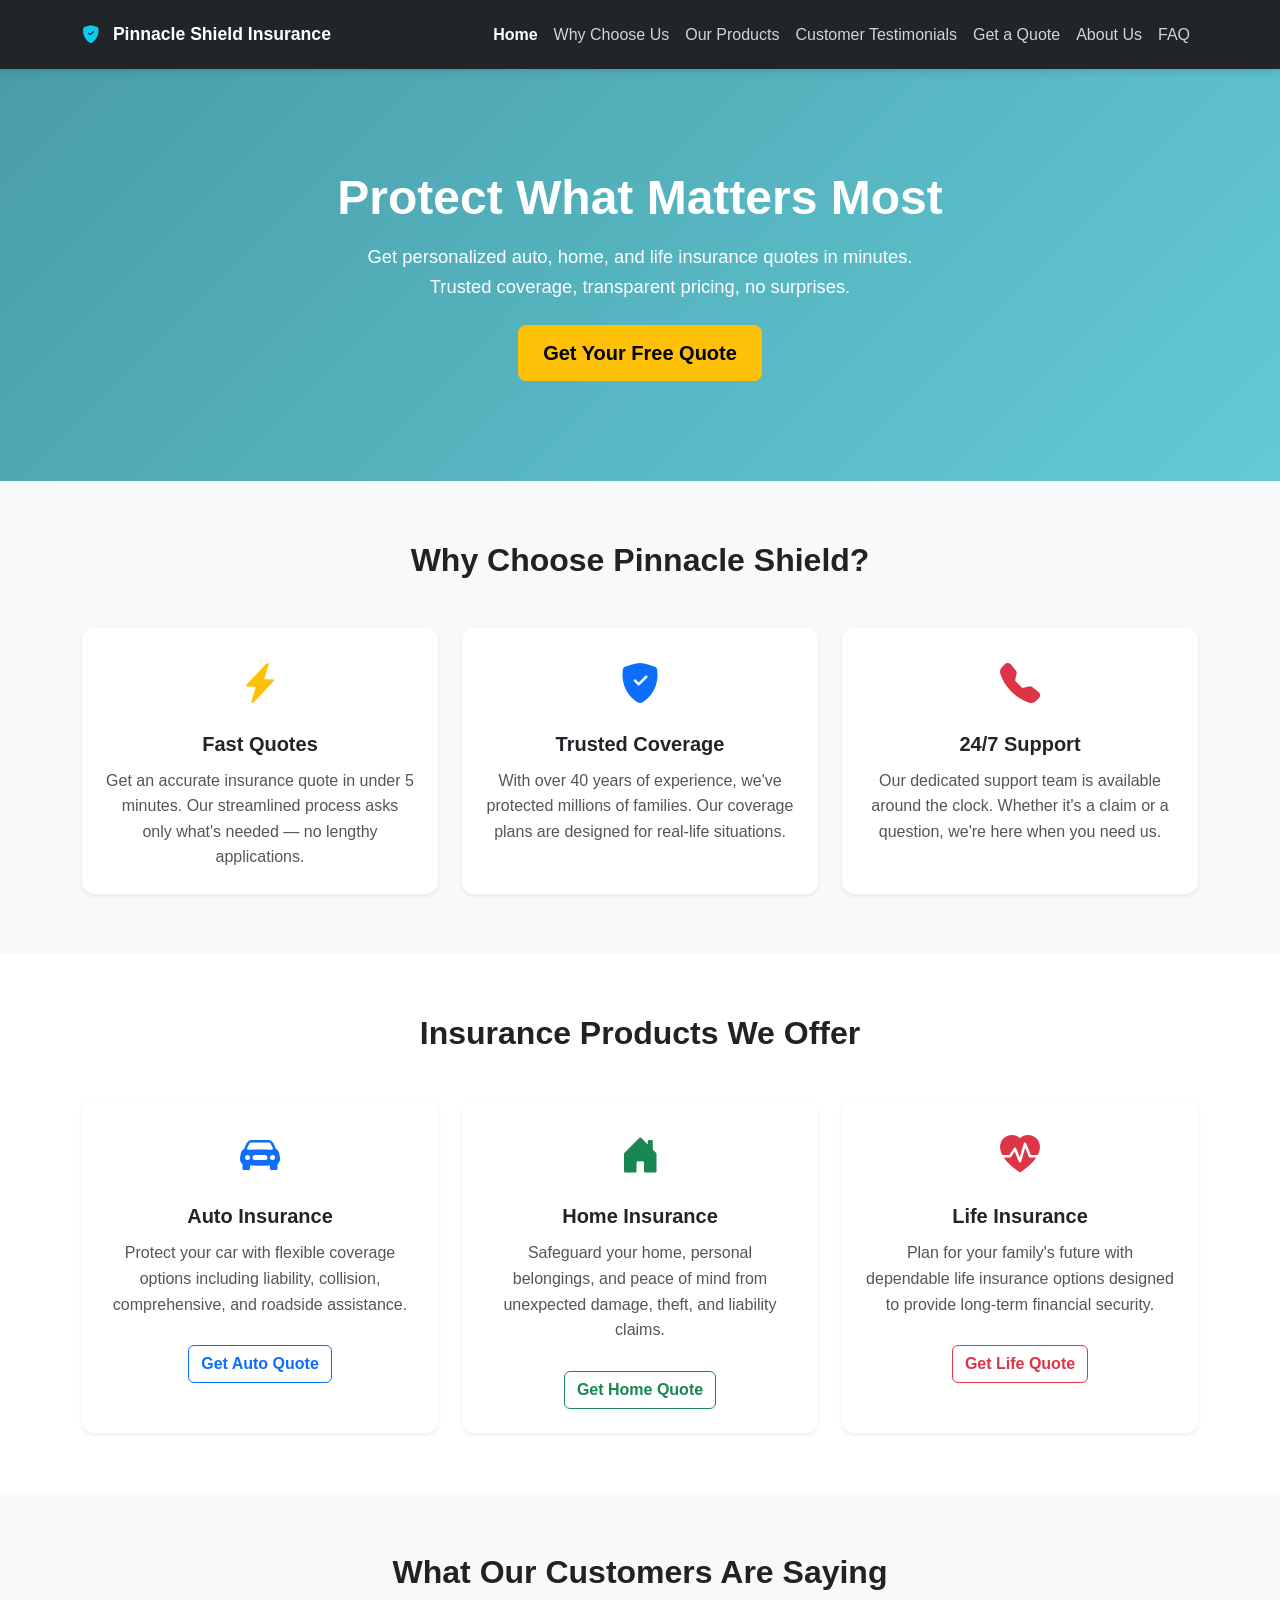
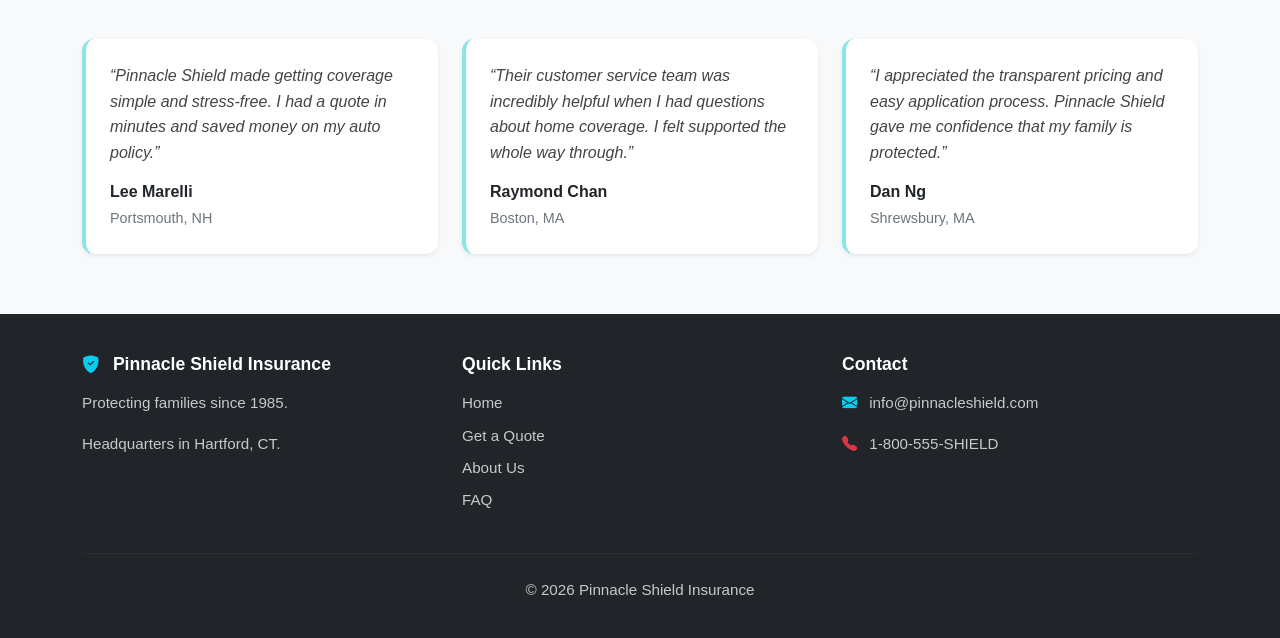
<file: index.html>
<!DOCTYPE html>
<html lang="en">

<head>
    <meta charset="UTF-8" />
    <meta name="viewport" content="width=device-width, initial-scale=1.0" />
    <title>Homepage | Pinnacle Shield Insurance</title>

    <!-- Bootstrap 5 CDN for layout and components -->
    <link href="https://cdn.jsdelivr.net/npm/bootstrap@5.3.3/dist/css/bootstrap.min.css" rel="stylesheet"
        integrity="sha384-QWTKZyjpPEjISv5WaRU9OFeRpok6YctnYmDr5pNlyT2bRjXh0JMhjY6hW+ALEwIH" crossorigin="anonymous" />

    <!-- Bootstrap Icons -->
    <link rel="stylesheet" href="https://cdn.jsdelivr.net/npm/bootstrap-icons@1.11.3/font/bootstrap-icons.min.css" />

    <!-- Custom Stylesheet -->
    <link rel="stylesheet" href="css/styles.css" />
</head>

<body>


    <!-- Header / Navigation Bar -->

    <header>
        <nav class="navbar navbar-expand-lg navbar-dark bg-dark">
            <div class="container">
                <a class="navbar-brand" href="index.html">
                    <i class="bi bi-shield-fill-check text-info me-2"></i>
                    Pinnacle Shield Insurance
                </a>

                <button class="navbar-toggler" type="button" data-bs-toggle="collapse" data-bs-target="#mainNavbar"
                    aria-controls="mainNavbar" aria-expanded="false" aria-label="Toggle navigation">
                    <span class="navbar-toggler-icon"></span>
                </button>

                <div class="collapse navbar-collapse" id="mainNavbar">
                    <ul class="navbar-nav ms-auto">
                        <li class="nav-item">
                            <a class="nav-link" href="index.html">Home</a>
                        </li>
                        <li class="nav-item">
                            <a class="nav-link" href="index.html#why-choose">Why Choose Us</a>
                        </li>
                        <li class="nav-item">
                            <a class="nav-link" href="index.html#product-types">Our Products</a>
                        </li>
                        <li class="nav-item">
                            <a class="nav-link" href="index.html#testimonials">Customer Testimonials</a>
                        </li>
                        <li class="nav-item">
                            <a class="nav-link" href="quote.html">Get a Quote</a>
                        </li>
                        <li class="nav-item">
                            <a class="nav-link" href="about.html">About Us</a>
                        </li>
                        <li class="nav-item">
                            <a class="nav-link" href="faq.html">FAQ</a>
                        </li>
                    </ul>
                </div>
            </div>
        </nav>
    </header>


<!-- Main -->

<main>

    <!-- Hero Section -->

    <section class="hero-section">
        <div class="container">
            <div class="row justify-content-center">
                <div class="col-lg-8">
                    <h1>Protect What Matters Most</h1>
                    <p>
                        Get personalized auto, home, and life insurance quotes in minutes.
                        <br>
                        Trusted coverage, transparent pricing, no surprises.
                    </p>
                    <a href="quote.html" class="btn btn-warning btn-lg">
                        Get Your Free Quote
                    </a>
                </div>
            </div>
        </div>
    </section>


        <!-- Why Choose Us Section -->

        <section id="why-choose" class="bg-light">
            <div class="container">
                <h2 class="mb-5">Why Choose Pinnacle Shield?</h2>
        
                <div class="row g-4">
                    <div class="col-md-4">
                        <div class="card h-100 text-center shadow-sm">
                            <div class="card-body">
                                <div class="mb-3">
                                    <i class="bi bi-lightning-charge-fill fs-1 text-warning"></i>
                                </div>
                                <h5 class="card-title">Fast Quotes</h5>
                                <p class="card-text">
                                    Get an accurate insurance quote in under 5 minutes.
                                    Our streamlined process asks only what's needed — no lengthy applications.
                                </p>
                            </div>
                        </div>
                    </div>
        
                    <div class="col-md-4">
                        <div class="card h-100 text-center shadow-sm">
                            <div class="card-body">
                                <div class="mb-3">
                                    <i class="bi bi-shield-fill-check fs-1 text-primary"></i>
                                </div>
                                <h5 class="card-title">Trusted Coverage</h5>
                                <p class="card-text">
                                    With over 40 years of experience, we've protected millions of families.
                                    Our coverage plans are designed for real-life situations.
                                </p>
                            </div>
                        </div>
                    </div>
        
                    <div class="col-md-4">
                        <div class="card h-100 text-center shadow-sm">
                            <div class="card-body">
                                <div class="mb-3">
                                    <i class="bi bi-telephone-fill fs-1 text-danger"></i>
                                </div>
                                <h5 class="card-title">24/7 Support</h5>
                                <p class="card-text">
                                    Our dedicated support team is available around the clock.
                                    Whether it's a claim or a question, we're here when you need us.
                                </p>
                            </div>
                        </div>
                    </div>
                </div>
            </div>
        </section>

        <!-- Product Types Section -->
        <section id="product-types" class="product-types-section">
            <div class="container">
                <h2 class="mb-5">Insurance Products We Offer</h2>
                <div class="row g-4">
                    <div class="col-md-4">
                        <div class="card h-100 text-center shadow-sm">
                            <div class="card-body">
                                <div class="mb-3">
                                    <i class="bi bi-car-front-fill fs-1 text-primary"></i>
                                </div>
                                <h5 class="card-title">Auto Insurance</h5>
                                <p class="card-text">
                                    Protect your car with flexible coverage options including liability,
                                    collision, comprehensive, and roadside assistance.
                                </p>
                                <a href="quote.html" class="btn btn-outline-primary">Get Auto Quote</a>
                            </div>
                        </div>
                    </div>
        
                    <div class="col-md-4">
                        <div class="card h-100 text-center shadow-sm">
                            <div class="card-body">
                                <div class="mb-3">
                                    <i class="bi bi-house-door-fill fs-1 text-success"></i>
                                </div>
                                <h5 class="card-title">Home Insurance</h5>
                                <p class="card-text">
                                    Safeguard your home, personal belongings, and peace of mind from
                                    unexpected damage, theft, and liability claims.
                                </p>
                                <a href="quote.html" class="btn btn-outline-success">Get Home Quote</a>
                            </div>
                        </div>
                    </div>
        
                    <div class="col-md-4">
                        <div class="card h-100 text-center shadow-sm">
                            <div class="card-body">
                                <div class="mb-3">
                                    <i class="bi bi-heart-pulse-fill fs-1 text-danger"></i>
                                </div>
                                <h5 class="card-title">Life Insurance</h5>
                                <p class="card-text">
                                    Plan for your family's future with dependable life insurance options
                                    designed to provide long-term financial security.
                                </p>
                                <a href="quote.html" class="btn btn-outline-danger">Get Life Quote</a>
                            </div>
                        </div>
                    </div>
                </div>
            </div>
        </section>

<!-- Customer Testimonials Section -->
<section id="testimonials" class="testimonials-section bg-light">
    <div class="container">
        <h2 class="mb-5">What Our Customers Are Saying</h2>

        <div class="row g-4">
            <div class="col-md-4">
                <div class="card h-100 testimonial-card shadow-sm">
                    <div class="card-body">
                        <p class="testimonial-text">
                            “Pinnacle Shield made getting coverage simple and stress-free.
                            I had a quote in minutes and saved money on my auto policy.”
                        </p>
                        <h6 class="testimonial-name mb-1">Lee Marelli</h6>
                        <span class="testimonial-location">Portsmouth, NH</span>
                    </div>
                </div>
            </div>

            <div class="col-md-4">
                <div class="card h-100 testimonial-card shadow-sm">
                    <div class="card-body">
                        <p class="testimonial-text">
                            “Their customer service team was incredibly helpful when I had
                            questions about home coverage. I felt supported the whole way through.”
                        </p>
                        <h6 class="testimonial-name mb-1">Raymond Chan</h6>
                        <span class="testimonial-location">Boston, MA</span>
                    </div>
                </div>
            </div>

            <div class="col-md-4">
                <div class="card h-100 testimonial-card shadow-sm">
                    <div class="card-body">
                        <p class="testimonial-text">
                            “I appreciated the transparent pricing and easy application process.
                            Pinnacle Shield gave me confidence that my family is protected.”
                        </p>
                        <h6 class="testimonial-name mb-1">Dan Ng</h6>
                        <span class="testimonial-location">Shrewsbury, MA</span>
                    </div>
                </div>
            </div>
        </div>
    </div>
</section>

</main>


    <!-- Footer -->

    <footer>
        <div class="container">
            <div class="row">
                <div class="col-md-4 mb-4 mb-md-0">
                    <h5>
                        <i class="bi bi-shield-fill-check text-info me-2"></i>
                        Pinnacle Shield Insurance
                    </h5>
                    <p>Protecting families since 1985.</p>
                    <p>Headquarters in Hartford, CT.</p>
                </div>

                <div class="col-md-4 mb-4 mb-md-0">
                    <h5>Quick Links</h5>
                    <ul>
                        <li><a href="index.html">Home</a></li>
                        <li><a href="quote.html">Get a Quote</a></li>
                        <li><a href="about.html">About Us</a></li>
                        <li><a href="faq.html">FAQ</a></li>
                    </ul>
                </div>

                <div class="col-md-4">
                    <h5>Contact</h5>
                    <p>
                        <i class="bi bi-envelope-fill text-info me-2"></i>
                        info@pinnacleshield.com
                    </p>
                    <p>
                        <i class="bi bi-telephone-fill text-danger me-2"></i>
                        1-800-555-SHIELD
                    </p>
                </div>
            </div>

            <hr>

            <div class="text-center">
                <p>&copy; 2026 Pinnacle Shield Insurance</p>
            </div>
        </div>
    </footer>

    <!-- Bootstrap JS Bundle -->
    <script src="https://cdn.jsdelivr.net/npm/bootstrap@5.3.2/dist/js/bootstrap.bundle.min.js"
        integrity="sha384-C6RzsynM9kWDrMNeT87bh95OGNyZPhcTNXj1NW7RuBCsyN/o0jlpcV8Qyq46cDfL"
        crossorigin="anonymous"></script>

    <script src="js/main.js"></script>
</body>

</html>
</file>
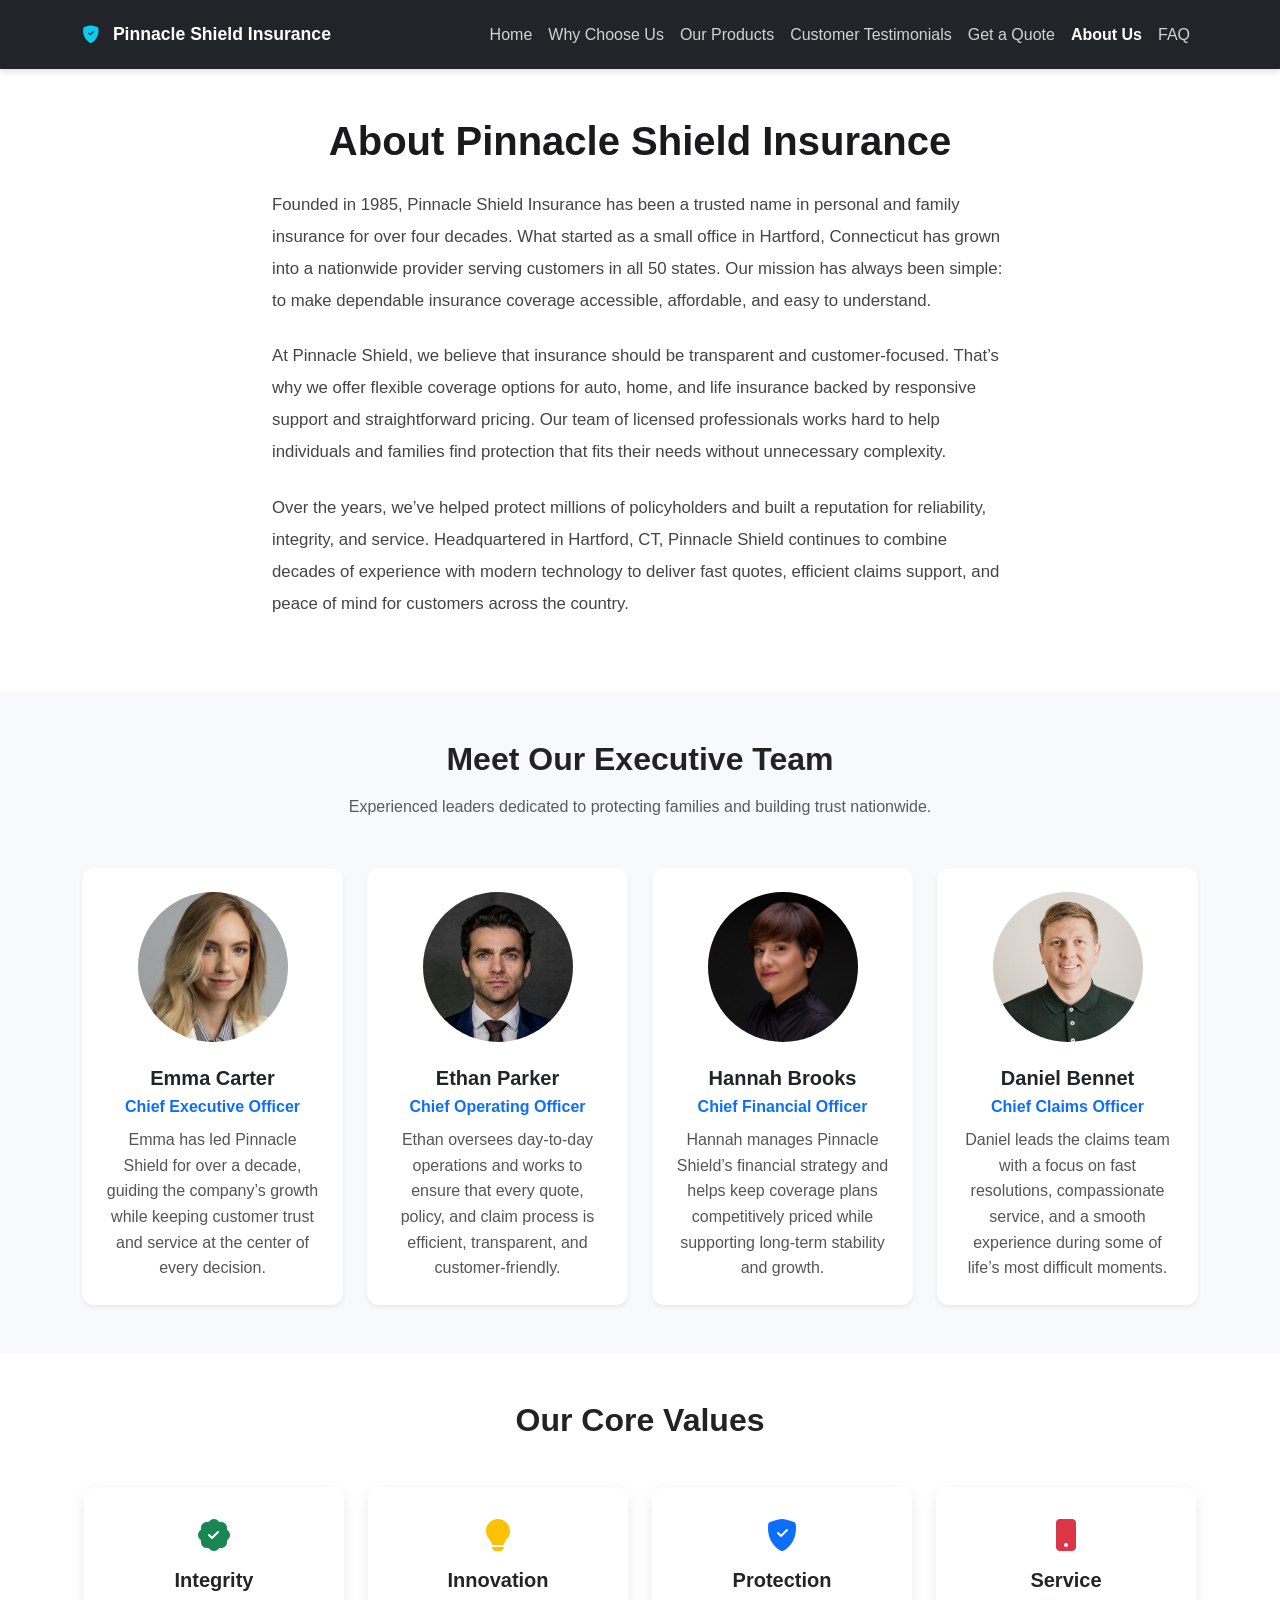
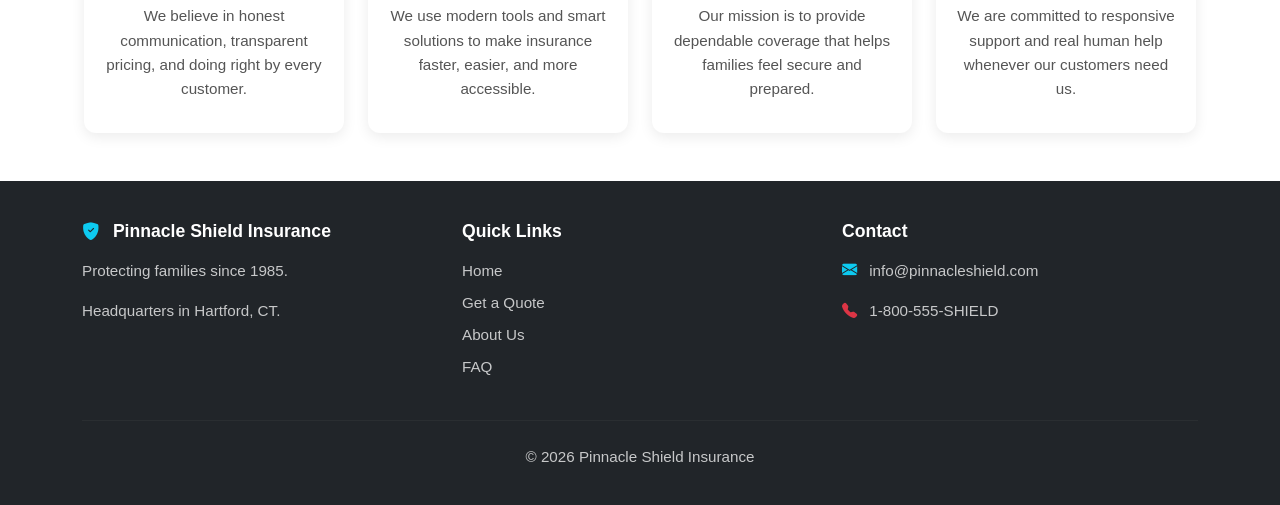
<file: about.html>
<!DOCTYPE html>
<html lang="en">

<head>
    <meta charset="UTF-8" />
    <meta name="viewport" content="width=device-width, initial-scale=1.0" />
    <title>About Us | Pinnacle Shield Insurance</title>

    <!-- Bootstrap 5 CDN for layout and components -->
    <link href="https://cdn.jsdelivr.net/npm/bootstrap@5.3.3/dist/css/bootstrap.min.css" rel="stylesheet"
        integrity="sha384-QWTKZyjpPEjISv5WaRU9OFeRpok6YctnYmDr5pNlyT2bRjXh0JMhjY6hW+ALEwIH" crossorigin="anonymous" />

    <!-- Bootstrap Icons -->
    <link rel="stylesheet" href="https://cdn.jsdelivr.net/npm/bootstrap-icons@1.11.3/font/bootstrap-icons.min.css" />

    <!-- Custom Stylesheet -->
    <link rel="stylesheet" href="css/styles.css" />
</head>

<body>


    <!-- Header / Navigation Bar -->

    <header>
        <nav class="navbar navbar-expand-lg navbar-dark bg-dark">
            <div class="container">
                <a class="navbar-brand" href="index.html">
                    <i class="bi bi-shield-fill-check text-info me-2"></i>
                    Pinnacle Shield Insurance
                </a>

                <button class="navbar-toggler" type="button" data-bs-toggle="collapse" data-bs-target="#mainNavbar"
                    aria-controls="mainNavbar" aria-expanded="false" aria-label="Toggle navigation">
                    <span class="navbar-toggler-icon"></span>
                </button>

                <div class="collapse navbar-collapse" id="mainNavbar">
                    <ul class="navbar-nav ms-auto">
                        <li class="nav-item">
                            <a class="nav-link" href="index.html">Home</a>
                        </li>
                        <li class="nav-item">
                            <a class="nav-link" href="index.html#why-choose">Why Choose Us</a>
                        </li>
                        <li class="nav-item">
                            <a class="nav-link" href="index.html#product-types">Our Products</a>
                        </li>
                        <li class="nav-item">
                            <a class="nav-link" href="index.html#testimonials">Customer Testimonials</a>
                        </li>
                        <li class="nav-item">
                            <a class="nav-link" href="quote.html">Get a Quote</a>
                        </li>
                        <li class="nav-item">
                            <a class="nav-link" href="about.html">About Us</a>
                        </li>
                        <li class="nav-item">
                            <a class="nav-link" href="faq.html">FAQ</a>
                        </li>
                    </ul>
                </div>
            </div>
        </nav>
    </header>


    <!-- Main -->
    <main>

            <!-- Company Overview -->
        <section class="py-5">
            <div class="container">
                <div class="row justify-content-center">
                    <div class="col-lg-8">
                        <div class="text-center mb-4">
                            <h1 class="fw-bold">About Pinnacle Shield Insurance</h1>
                        </div>
    
                        <div class="about-content">
                            <p>
                                Founded in 1985, Pinnacle Shield Insurance has been a trusted name in
                                personal and family insurance for over four decades. What started as a
                                small office in Hartford, Connecticut has grown into a nationwide provider
                                serving customers in all 50 states. Our mission has always been simple:
                                to make dependable insurance coverage accessible, affordable, and easy to understand.
                            </p>
    
                            <p>
                                At Pinnacle Shield, we believe that insurance should be transparent and
                                customer-focused. That’s why we offer flexible coverage options for auto,
                                home, and life insurance backed by responsive support and straightforward pricing.
                                Our team of licensed professionals works hard to help individuals and families
                                find protection that fits their needs without unnecessary complexity.
                            </p>
    
                            <p>
                                Over the years, we’ve helped protect millions of policyholders and built a
                                reputation for reliability, integrity, and service. Headquartered in Hartford, CT,
                                Pinnacle Shield continues to combine decades of experience with modern technology
                                to deliver fast quotes, efficient claims support, and peace of mind for customers
                                across the country.
                            </p>
                        </div>
                    </div>
                </div>
            </div>
        </section>
    
    
    
        <!-- Executive Team -->
        <section class="py-5 bg-light">
            <div class="container">
                <div class="text-center mb-5">
                    <h2 class="fw-bold">Meet Our Executive Team</h2>
                    <p class="text-muted">
                        Experienced leaders dedicated to protecting families and building trust nationwide.
                    </p>
                </div>
    
                <div class="row g-4">
                    <div class="col-md-6 col-lg-3">
                        <div class="card h-100 text-center shadow-sm border-0">
                            <img src="images/ceo.jpeg"
                                class="card-img-top mx-auto mt-4 rounded-circle executive-img"
                                alt="Portrait of Emma Carter" />
                            <div class="card-body">
                                <h5 class="card-title mb-1">Emma Carter</h5>
                                <p class="text-primary fw-semibold mb-2">Chief Executive Officer</p>
                                <p class="card-text">
                                    Emma has led Pinnacle Shield for over a decade, guiding the company’s
                                    growth while keeping customer trust and service at the center of every decision.
                                </p>
                            </div>
                        </div>
                    </div>
    
                    <div class="col-md-6 col-lg-3">
                        <div class="card h-100 text-center shadow-sm border-0">
                            <img src="images/coo.jpeg"
                                class="card-img-top mx-auto mt-4 rounded-circle executive-img"
                                alt="Portrait of Ethan Parker" />
                            <div class="card-body">
                                <h5 class="card-title mb-1">Ethan Parker</h5>
                                <p class="text-primary fw-semibold mb-2">Chief Operating Officer</p>
                                <p class="card-text">
                                    Ethan oversees day-to-day operations and works to ensure that every quote,
                                    policy, and claim process is efficient, transparent, and customer-friendly.
                                </p>
                            </div>
                        </div>
                    </div>
    
                    <div class="col-md-6 col-lg-3">
                        <div class="card h-100 text-center shadow-sm border-0">
                            <img src="images/cfo.jpeg"
                                class="card-img-top mx-auto mt-4 rounded-circle executive-img" alt="Portrait of Hannah Brooks" />
                            <div class="card-body">
                                <h5 class="card-title mb-1">Hannah Brooks</h5>
                                <p class="text-primary fw-semibold mb-2">Chief Financial Officer</p>
                                <p class="card-text">
                                    Hannah manages Pinnacle Shield’s financial strategy and helps keep coverage
                                    plans competitively priced while supporting long-term stability and growth.
                                </p>
                            </div>
                        </div>
                    </div>
    
                    <div class="col-md-6 col-lg-3">
                        <div class="card h-100 text-center shadow-sm border-0">
                            <img src="images/cco.jpeg"
                                class="card-img-top mx-auto mt-4 rounded-circle executive-img"
                                alt="Portrait of Daniel Bennet" />
                            <div class="card-body">
                                <h5 class="card-title mb-1">Daniel Bennet</h5>
                                <p class="text-primary fw-semibold mb-2">Chief Claims Officer</p>
                                <p class="card-text">
                                    Daniel leads the claims team with a focus on fast resolutions, compassionate
                                    service, and a smooth experience during some of life’s most difficult moments.
                                </p>
                            </div>
                        </div>
                    </div>
                </div>
            </div>
        </section>
        
    
    <!-- Company Values -->
    <section class="py-5">
        <div class="container">
            <div class="text-center mb-5">
                <h2 class="fw-bold">Our Core Values</h2>
            </div>
            <div class="values-flex">
                <div class="value-item">
                    <div class="value-icon">
                        <i class="bi bi-patch-check-fill text-success"></i>
                    </div>
                    <h5 class="value-title">Integrity</h5>
                    <p class="value-text">
                        We believe in honest communication, transparent pricing, and doing right by every customer.
                    </p>
                </div>
    
                <div class="value-item">
                    <div class="value-icon">
                        <i class="bi bi-lightbulb-fill text-warning"></i>
                    </div>
                    <h5 class="value-title">Innovation</h5>
                    <p class="value-text">
                        We use modern tools and smart solutions to make insurance faster, easier, and more accessible.
                    </p>
                </div>
    
                <div class="value-item">
                    <div class="value-icon">
                        <i class="bi bi-shield-fill-check text-primary"></i>
                    </div>
                    <h5 class="value-title">Protection</h5>
                    <p class="value-text">
                        Our mission is to provide dependable coverage that helps families feel secure and prepared.
                    </p>
                </div>
    
                <div class="value-item">
                    <div class="value-icon">
                        <i class="bi bi-phone-fill text-danger"></i>
                    </div>
                    <h5 class="value-title">Service</h5>
                    <p class="value-text">
                        We are committed to responsive support and real human help whenever our customers need us.
                    </p>
                </div>
            </div>
        </div>
    </section>
    
    
    
    
    
    </main>

        
        <!-- Footer -->
        
        <footer>
            <div class="container">
                <div class="row">
                    <div class="col-md-4 mb-4 mb-md-0">
                        <h5>
                            <i class="bi bi-shield-fill-check text-info me-2"></i>
                            Pinnacle Shield Insurance
                        </h5>
                        <p>Protecting families since 1985.</p>
                        <p>Headquarters in Hartford, CT.</p>
                    </div>
        
                    <div class="col-md-4 mb-4 mb-md-0">
                        <h5>Quick Links</h5>
                        <ul>
                            <li><a href="index.html">Home</a></li>
                            <li><a href="quote.html">Get a Quote</a></li>
                            <li><a href="about.html">About Us</a></li>
                            <li><a href="faq.html">FAQ</a></li>
                        </ul>
                    </div>
        
                    <div class="col-md-4">
                        <h5>Contact</h5>
                        <p>
                            <i class="bi bi-envelope-fill text-info me-2"></i>
                            info@pinnacleshield.com
                        </p>
                        <p>
                            <i class="bi bi-telephone-fill text-danger me-2"></i>
                            1-800-555-SHIELD
                        </p>
                    </div>
                </div>
        
                <hr>
        
                <div class="text-center">
                    <p>&copy; 2026 Pinnacle Shield Insurance</p>
                </div>
            </div>
        </footer>
        
        <!-- Bootstrap JS Bundle -->
        <script src="https://cdn.jsdelivr.net/npm/bootstrap@5.3.2/dist/js/bootstrap.bundle.min.js"
            integrity="sha384-C6RzsynM9kWDrMNeT87bh95OGNyZPhcTNXj1NW7RuBCsyN/o0jlpcV8Qyq46cDfL"
            crossorigin="anonymous"></script>
        
        <script src="js/main.js"></script>
        </body>
        
        </html>
</file>
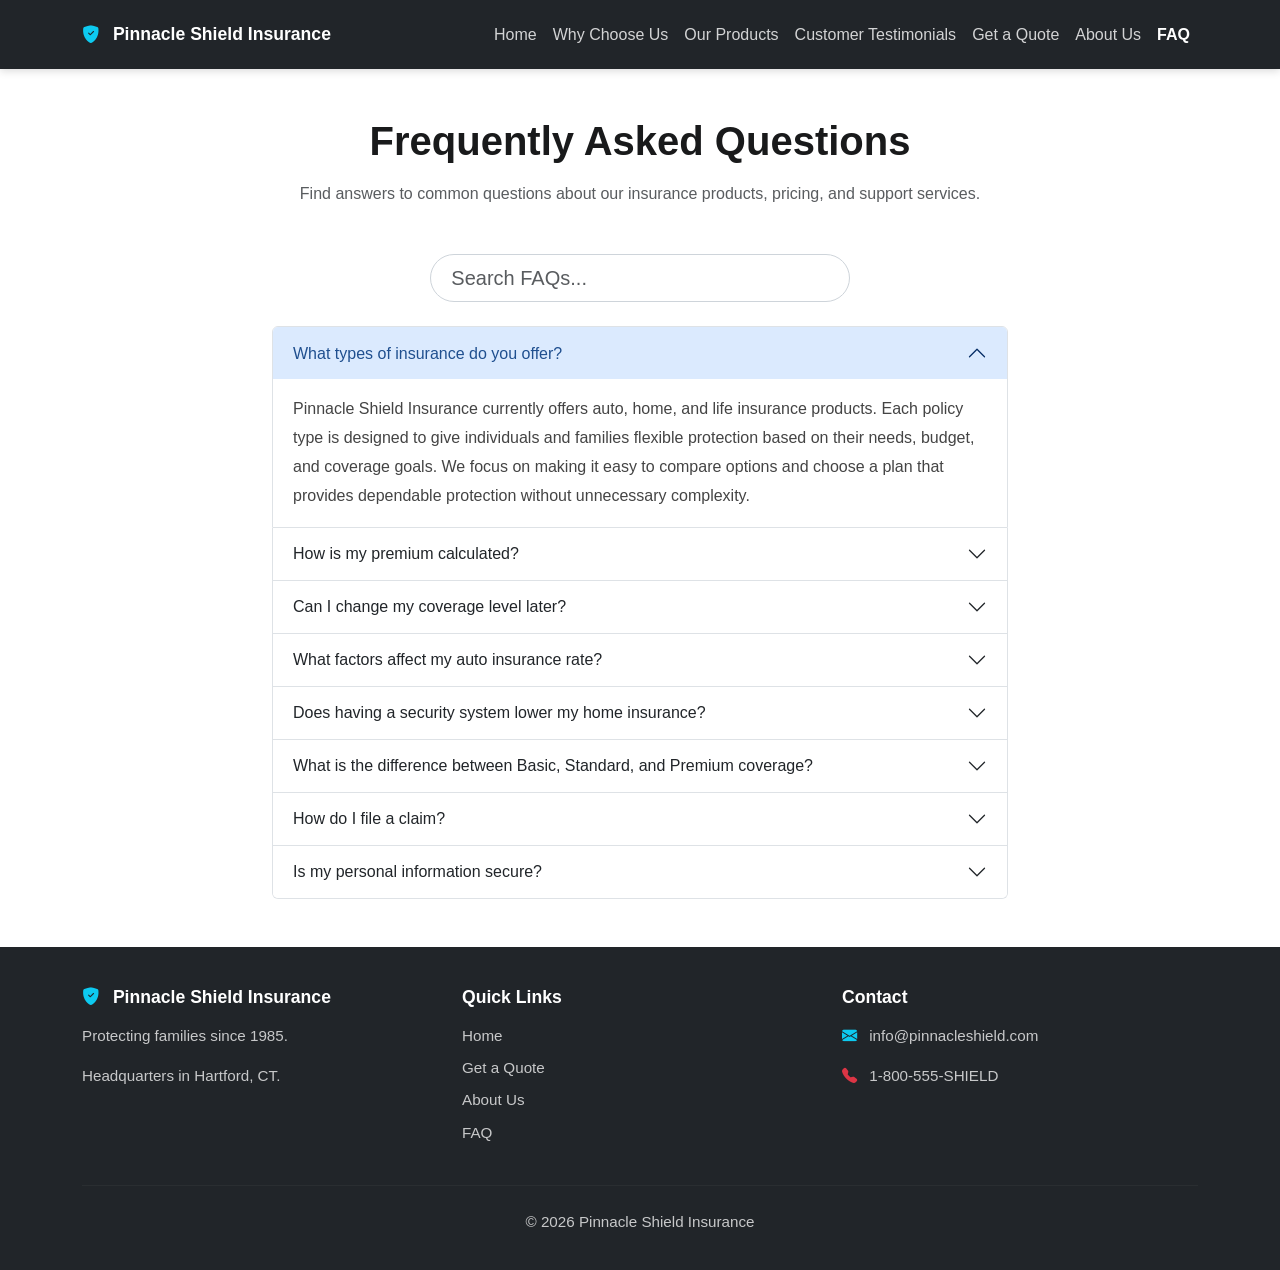
<file: faq.html>
<!DOCTYPE html>
<html lang="en">

<head>
    <meta charset="UTF-8" />
    <meta name="viewport" content="width=device-width, initial-scale=1.0" />
    <title>FAQ | Pinnacle Shield Insurance</title>

    <!-- Bootstrap 5 CDN for layout and components -->
    <link href="https://cdn.jsdelivr.net/npm/bootstrap@5.3.3/dist/css/bootstrap.min.css" rel="stylesheet"
        integrity="sha384-QWTKZyjpPEjISv5WaRU9OFeRpok6YctnYmDr5pNlyT2bRjXh0JMhjY6hW+ALEwIH" crossorigin="anonymous" />

    <!-- Bootstrap Icons -->
    <link rel="stylesheet" href="https://cdn.jsdelivr.net/npm/bootstrap-icons@1.11.3/font/bootstrap-icons.min.css" />


    <!-- Custom Stylesheet -->
    <link rel="stylesheet" href="css/styles.css" />
</head>

<body>


    <!-- Header / Navigation Bar -->

    <header>
        <nav class="navbar navbar-expand-lg navbar-dark bg-dark">
            <div class="container">
                <a class="navbar-brand" href="index.html">
                    <i class="bi bi-shield-fill-check text-info me-2"></i>
                    Pinnacle Shield Insurance
                </a>

                <button class="navbar-toggler" type="button" data-bs-toggle="collapse" data-bs-target="#mainNavbar"
                    aria-controls="mainNavbar" aria-expanded="false" aria-label="Toggle navigation">
                    <span class="navbar-toggler-icon"></span>
                </button>

                <div class="collapse navbar-collapse" id="mainNavbar">
                    <ul class="navbar-nav ms-auto">
                        <li class="nav-item">
                            <a class="nav-link" href="index.html">Home</a>
                        </li>
                        <li class="nav-item">
                            <a class="nav-link" href="index.html#why-choose">Why Choose Us</a>
                        </li>
                        <li class="nav-item">
                            <a class="nav-link" href="index.html#product-types">Our Products</a>
                        </li>
                        <li class="nav-item">
                            <a class="nav-link" href="index.html#testimonials">Customer Testimonials</a>
                        </li>
                        <li class="nav-item">
                            <a class="nav-link" href="quote.html">Get a Quote</a>
                        </li>
                        <li class="nav-item">
                            <a class="nav-link" href="about.html">About Us</a>
                        </li>
                        <li class="nav-item">
                            <a class="nav-link" href="faq.html">FAQ</a>
                        </li>
                    </ul>
                </div>
            </div>
        </nav>
    </header>


    <!-- Main -->
    <main>
        <section class="py-5">
            <div class="container">
                <div class="row justify-content-center">
                    <div class="col-lg-9 col-xl-8">
                        <div class="text-center mb-5">
                            <h1 class="fw-bold mb-3">Frequently Asked Questions</h1>
                            <p class="text-muted">
                                Find answers to common questions about our insurance products, pricing, and support
                                services.
                            </p>
                        </div>

                        <div class="row justify-content-center mb-4">
                            <div class="col-md-8 col-lg-7">
                                <input type="search" id="faq-search" class="form-control form-control-lg rounded-pill"
                                    placeholder="Search FAQs..." aria-label="Search FAQs" />
                            </div>
                        </div>

                        <div class="accordion" id="faqAccordion">

                            <!-- FAQ 1 -->
                            <div class="accordion-item">
                                <h2 class="accordion-header" id="headingOne">
                                    <button class="accordion-button" type="button" data-bs-toggle="collapse"
                                        data-bs-target="#collapseOne" aria-expanded="true" aria-controls="collapseOne">
                                        What types of insurance do you offer?
                                    </button>
                                </h2>
                                <div id="collapseOne" class="accordion-collapse collapse show"
                                    aria-labelledby="headingOne" data-bs-parent="#faqAccordion">
                                    <div class="accordion-body">
                                        Pinnacle Shield Insurance currently offers auto, home, and life insurance
                                        products.
                                        Each policy type is designed to give individuals and families flexible
                                        protection based
                                        on their needs, budget, and coverage goals. We focus on making it easy to
                                        compare options
                                        and choose a plan that provides dependable protection without unnecessary
                                        complexity.
                                    </div>
                                </div>
                            </div>

                            <!-- FAQ 2 -->
                            <div class="accordion-item">
                                <h2 class="accordion-header" id="headingTwo">
                                    <button class="accordion-button collapsed" type="button" data-bs-toggle="collapse"
                                        data-bs-target="#collapseTwo" aria-expanded="false" aria-controls="collapseTwo">
                                        How is my premium calculated?
                                    </button>
                                </h2>
                                <div id="collapseTwo" class="accordion-collapse collapse" aria-labelledby="headingTwo"
                                    data-bs-parent="#faqAccordion">
                                    <div class="accordion-body">
                                        Your premium is calculated using a combination of factors that vary by insurance
                                        type.
                                        For auto insurance, this may include your age, vehicle details, annual mileage,
                                        driving
                                        record, and selected coverage level. For home insurance, pricing may depend on
                                        home value,
                                        year built, construction type, square footage, and safety features. Life
                                        insurance quotes
                                        are typically based on age, health-related factors, lifestyle choices, and the
                                        amount of
                                        coverage you choose.
                                    </div>
                                </div>
                            </div>

                            <!-- FAQ 3 -->
                            <div class="accordion-item">
                                <h2 class="accordion-header" id="headingThree">
                                    <button class="accordion-button collapsed" type="button" data-bs-toggle="collapse"
                                        data-bs-target="#collapseThree" aria-expanded="false"
                                        aria-controls="collapseThree">
                                        Can I change my coverage level later?
                                    </button>
                                </h2>
                                <div id="collapseThree" class="accordion-collapse collapse"
                                    aria-labelledby="headingThree" data-bs-parent="#faqAccordion">
                                    <div class="accordion-body">
                                        Yes, in many cases you can update your coverage after your policy is active.
                                        Customers often increase or reduce coverage when their circumstances change,
                                        such as
                                        buying a new car, moving to a new home, or reviewing their family’s financial
                                        needs.
                                        Any change may affect your premium, and some updates may require a policy review
                                        or
                                        additional underwriting before they take effect.
                                    </div>
                                </div>
                            </div>

                            <!-- FAQ 4 -->
                            <div class="accordion-item">
                                <h2 class="accordion-header" id="headingFour">
                                    <button class="accordion-button collapsed" type="button" data-bs-toggle="collapse"
                                        data-bs-target="#collapseFour" aria-expanded="false"
                                        aria-controls="collapseFour">
                                        What factors affect my auto insurance rate?
                                    </button>
                                </h2>
                                <div id="collapseFour" class="accordion-collapse collapse" aria-labelledby="headingFour"
                                    data-bs-parent="#faqAccordion">
                                    <div class="accordion-body">
                                        Auto insurance rates are influenced by a range of personal and vehicle-related
                                        details.
                                        Common factors include your age, driving record, vehicle age, mileage, and the
                                        coverage
                                        level you select. Drivers with clean records and lower annual mileage often
                                        receive more
                                        favorable rates, while higher-risk factors may increase the monthly premium.
                                    </div>
                                </div>
                            </div>

                            <!-- FAQ 5 -->
                            <div class="accordion-item">
                                <h2 class="accordion-header" id="headingFive">
                                    <button class="accordion-button collapsed" type="button" data-bs-toggle="collapse"
                                        data-bs-target="#collapseFive" aria-expanded="false"
                                        aria-controls="collapseFive">
                                        Does having a security system lower my home insurance?
                                    </button>
                                </h2>
                                <div id="collapseFive" class="accordion-collapse collapse" aria-labelledby="headingFive"
                                    data-bs-parent="#faqAccordion">
                                    <div class="accordion-body">
                                        In many cases, yes. Safety features such as monitored alarm systems, smoke
                                        detectors,
                                        and fire sprinklers may help reduce risk and can sometimes qualify you for
                                        discounts.
                                        These features can make a home less likely to experience severe loss, which may
                                        lead to
                                        a lower premium depending on the policy and underwriting guidelines.
                                    </div>
                                </div>
                            </div>

                            <!-- FAQ 6 -->
                            <div class="accordion-item">
                                <h2 class="accordion-header" id="headingSix">
                                    <button class="accordion-button collapsed" type="button" data-bs-toggle="collapse"
                                        data-bs-target="#collapseSix" aria-expanded="false" aria-controls="collapseSix">
                                        What is the difference between Basic, Standard, and Premium coverage?
                                    </button>
                                </h2>
                                <div id="collapseSix" class="accordion-collapse collapse" aria-labelledby="headingSix"
                                    data-bs-parent="#faqAccordion">
                                    <div class="accordion-body">
                                        Basic coverage generally provides essential protection at a lower cost and is
                                        best suited
                                        for customers looking for simple, budget-friendly options. Standard coverage
                                        offers a more
                                        balanced level of protection and is often the most popular choice for everyday
                                        needs.
                                        Premium coverage includes broader protection and higher limits, which may be
                                        ideal for
                                        customers who want more comprehensive financial security and added peace of
                                        mind.
                                    </div>
                                </div>
                            </div>

                            <!-- FAQ 7 -->
                            <div class="accordion-item">
                                <h2 class="accordion-header" id="headingSeven">
                                    <button class="accordion-button collapsed" type="button" data-bs-toggle="collapse"
                                        data-bs-target="#collapseSeven" aria-expanded="false"
                                        aria-controls="collapseSeven">
                                        How do I file a claim?
                                    </button>
                                </h2>
                                <div id="collapseSeven" class="accordion-collapse collapse"
                                    aria-labelledby="headingSeven" data-bs-parent="#faqAccordion">
                                    <div class="accordion-body">
                                        Filing a claim typically starts by contacting our claims team as soon as
                                        possible after
                                        an incident occurs. You may be asked to provide details about what happened, the
                                        date and
                                        location of the event, photos or supporting documents, and any related police or
                                        repair
                                        reports. Once your claim is submitted, our team reviews the information, guides
                                        you
                                        through the next steps, and works to resolve the claim as efficiently as
                                        possible.
                                    </div>
                                </div>
                            </div>

                            <!-- FAQ 8 -->
                            <div class="accordion-item">
                                <h2 class="accordion-header" id="headingEight">
                                    <button class="accordion-button collapsed" type="button" data-bs-toggle="collapse"
                                        data-bs-target="#collapseEight" aria-expanded="false"
                                        aria-controls="collapseEight">
                                        Is my personal information secure?
                                    </button>
                                </h2>
                                <div id="collapseEight" class="accordion-collapse collapse"
                                    aria-labelledby="headingEight" data-bs-parent="#faqAccordion">
                                    <div class="accordion-body">
                                        Yes, protecting your personal information is a priority at Pinnacle Shield
                                        Insurance.
                                        We use secure systems and industry-standard safeguards to help protect sensitive
                                        customer
                                        data during quote requests, policy management, and claims processing. We also
                                        limit access
                                        to personal information to authorized personnel and continuously review our
                                        processes to
                                        support privacy and security.
                                    </div>
                                </div>
                            </div>

                        </div>
                    </div>
                </div>
            </div>
        </section>
    </main>



    <!-- Footer -->

    <footer>
        <div class="container">
            <div class="row">
                <div class="col-md-4 mb-4 mb-md-0">
                    <h5>
                        <i class="bi bi-shield-fill-check text-info me-2"></i>
                        Pinnacle Shield Insurance
                    </h5>
                    <p>Protecting families since 1985.</p>
                    <p>Headquarters in Hartford, CT.</p>
                </div>

                <div class="col-md-4 mb-4 mb-md-0">
                    <h5>Quick Links</h5>
                    <ul>
                        <li><a href="index.html">Home</a></li>
                        <li><a href="quote.html">Get a Quote</a></li>
                        <li><a href="about.html">About Us</a></li>
                        <li><a href="faq.html">FAQ</a></li>
                    </ul>
                </div>

                <div class="col-md-4">
                    <h5>Contact</h5>
                    <p>
                        <i class="bi bi-envelope-fill text-info me-2"></i>
                        info@pinnacleshield.com
                    </p>
                    <p>
                        <i class="bi bi-telephone-fill text-danger me-2"></i>
                        1-800-555-SHIELD
                    </p>
                </div>
            </div>

            <hr>

            <div class="text-center">
                <p>&copy; 2026 Pinnacle Shield Insurance</p>
            </div>
        </div>
    </footer>

    <!-- Bootstrap JS Bundle -->
    <script src="https://cdn.jsdelivr.net/npm/bootstrap@5.3.2/dist/js/bootstrap.bundle.min.js"
        integrity="sha384-C6RzsynM9kWDrMNeT87bh95OGNyZPhcTNXj1NW7RuBCsyN/o0jlpcV8Qyq46cDfL"
        crossorigin="anonymous"></script>

    <script src="js/main.js"></script>
    <script src="js/faq.js"></script>
</body>

</html>
</file>
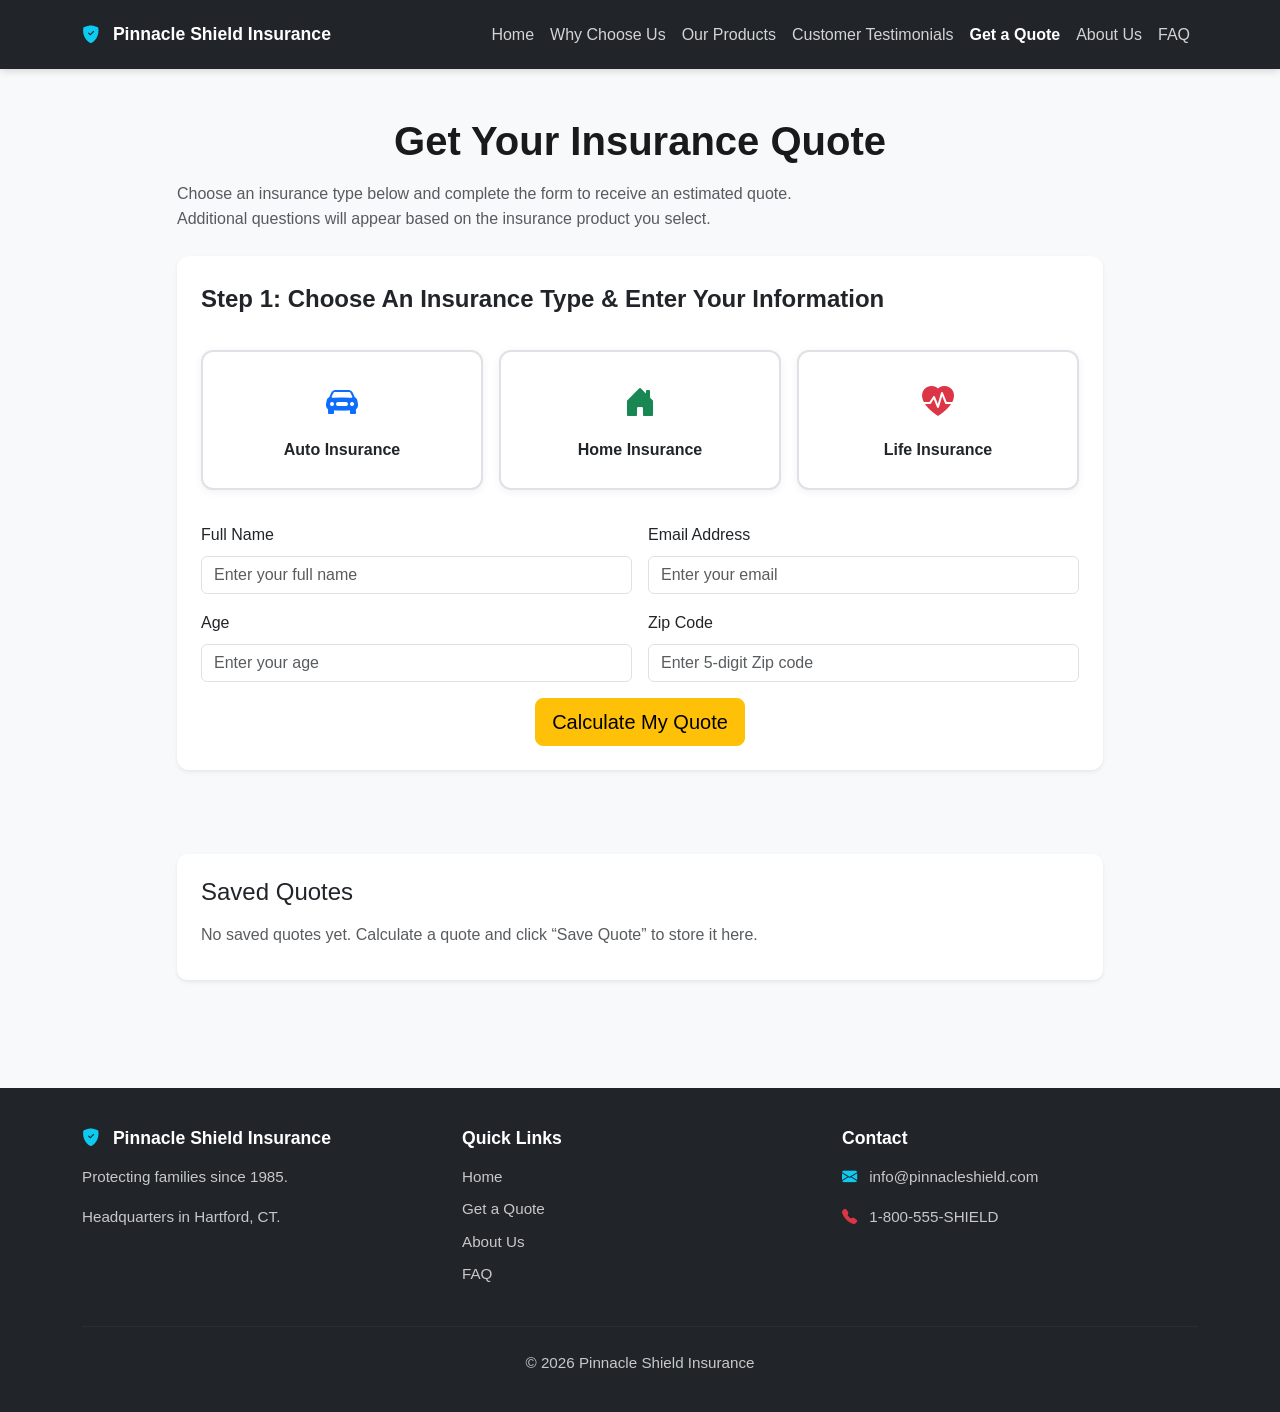
<file: quote.html>
<!DOCTYPE html>
<html lang="en">

<head>
    <meta charset="UTF-8" />
    <meta name="viewport" content="width=device-width, initial-scale=1.0" />
    <title>Get a Quote | Pinnacle Shield Insurance</title>

    <!-- Bootstrap 5 CDN for layout and components -->
    <link href="https://cdn.jsdelivr.net/npm/bootstrap@5.3.3/dist/css/bootstrap.min.css" rel="stylesheet"
        integrity="sha384-QWTKZyjpPEjISv5WaRU9OFeRpok6YctnYmDr5pNlyT2bRjXh0JMhjY6hW+ALEwIH" crossorigin="anonymous" />

    <!-- Bootstrap Icons -->
    <link rel="stylesheet" href="https://cdn.jsdelivr.net/npm/bootstrap-icons@1.11.3/font/bootstrap-icons.min.css" />

    <!-- Custom Stylesheet -->
    <link rel="stylesheet" href="css/styles.css" />
    <link rel="stylesheet" href="css/print.css" />
</head>

<body>

    <!-- Header / Navigation Bar -->

    <header>
        <nav class="navbar navbar-expand-lg navbar-dark bg-dark">
            <div class="container">
                <a class="navbar-brand" href="index.html">
                    <i class="bi bi-shield-fill-check text-info me-2"></i>
                    Pinnacle Shield Insurance
                </a>

                <button class="navbar-toggler" type="button" data-bs-toggle="collapse" data-bs-target="#mainNavbar"
                    aria-controls="mainNavbar" aria-expanded="false" aria-label="Toggle navigation">
                    <span class="navbar-toggler-icon"></span>
                </button>

                <div class="collapse navbar-collapse" id="mainNavbar">
                    <ul class="navbar-nav ms-auto">
                        <li class="nav-item">
                            <a class="nav-link" href="index.html">Home</a>
                        </li>
                        <li class="nav-item">
                            <a class="nav-link" href="index.html#why-choose">Why Choose Us</a>
                        </li>
                        <li class="nav-item">
                            <a class="nav-link" href="index.html#product-types">Our Products</a>
                        </li>
                        <li class="nav-item">
                            <a class="nav-link" href="index.html#testimonials">Customer Testimonials</a>
                        </li>
                        <li class="nav-item">
                            <a class="nav-link" href="quote.html">Get a Quote</a>
                        </li>
                        <li class="nav-item">
                            <a class="nav-link" href="about.html">About Us</a>
                        </li>
                        <li class="nav-item">
                            <a class="nav-link" href="faq.html">FAQ</a>
                        </li>
                    </ul>
                </div>
            </div>
        </nav>
    </header>


    <!-- Main -->

    <main>


        <section class="py-5 bg-light">
            <div class="container">
                <div class="row justify-content-center">
        <div class="col-lg-11 col-xl-10">

                        <!-- Page Heading -->
                        <div class="text-center mb-4">
                            <h1 class="mb-3">Get Your Insurance Quote</h1>
                            <p class="text-muted text-start">
                                Choose an insurance type below and complete the form to receive an
                                estimated quote. 
                                <br>
                                Additional questions will appear based on the
                                insurance product you select.
                            </p>
                        </div>

                        <!-- Quote Form -->
                        <div class="card shadow-sm mb-4">
                            <div class="card-body p-4">
                                <form id="quoteForm" novalidate>
                                    <div class="row g-3">

                                        <!-- Insurance Type Cards -->
                                        <div class="col-12 mb-3">
                                            <fieldset>
                                                <legend class="form-label fw-bold mb-3">Step 1: Choose An Insurance
                                                    Type & Enter Your Information
                                                </legend>

                                                <div class="row g-3">
                                                    <div class="col-md-4">
                                                        <input type="radio" class="insurance-option-input"
                                                            name="insuranceType" id="autoInsurance" value="auto"
                                                            required />
                                                        <label for="autoInsurance" class="insurance-option-card">
                                                            <i class="bi bi-car-front-fill fs-2 text-primary mb-2"></i>
                                                            <span class="d-block fw-bold">Auto Insurance</span>
                                                        </label>
                                                    </div>

                                                    <div class="col-md-4">
                                                        <input type="radio" class="insurance-option-input"
                                                            name="insuranceType" id="homeInsurance" value="home" />
                                                        <label for="homeInsurance" class="insurance-option-card">
                                                            <i class="bi bi-house-door-fill fs-2 text-success mb-2"></i>
                                                            <span class="d-block fw-bold">Home Insurance</span>
                                                        </label>
                                                    </div>

                                                    <div class="col-md-4">
                                                        <input type="radio" class="insurance-option-input"
                                                            name="insuranceType" id="lifeInsurance" value="life" />
                                                        <label for="lifeInsurance" class="insurance-option-card">
                                                            <i class="bi bi-heart-pulse-fill fs-2 text-danger mb-2"></i>
                                                            <span class="d-block fw-bold">Life Insurance</span>
                                                        </label>
                                                    </div>
                                                </div>
                                            </fieldset>
                                        </div>

                                        <!-- Shared Fields -->
                                        <div class="col-md-6">
                                            <label for="fullName" class="form-label">Full Name</label>
                                            <input type="text" class="form-control" id="fullName" name="fullName"
                                                placeholder="Enter your full name" minlength="2" required />
                                        </div>

                                        <div class="col-md-6">
                                            <label for="email" class="form-label">Email Address</label>
                                            <input type="email" class="form-control" id="email" name="email"
                                                placeholder="Enter your email" required />
                                        </div>

                                        <div class="col-md-6">
                                            <label for="age" class="form-label">Age</label>
                                            <input type="number" class="form-control" id="age" name="age"
                                                placeholder="Enter your age" min="16" max="100" required />
                                        </div>

                                        <div class="col-md-6">
                                            <label for="zipCode" class="form-label">Zip Code</label>
                                            <input type="text" class="form-control" id="zipCode" name="zipCode"
                                                placeholder="Enter 5-digit Zip code" pattern="[0-9]{5}" maxlength="5"
                                                inputmode="numeric" required />
                                        </div>

                                        <!-- Auto Insurance Fields -->
                                        <div id="autoFields" class="col-12 d-none">
                                            <div class="border rounded-3 bg-white p-4 mt-2">
                                                <h2 class="form-step-heading">Step 2: Enter Auto Insurance Details</h2>

                                                <div class="row g-3">
                                                    <div class="col-md-6">
                                                        <label for="vehicleYear" class="form-label">Vehicle
                                                            Year</label>
                                                        <input type="number" class="form-control" id="vehicleYear"
                                                            name="vehicleYear" placeholder="Enter vehicle year"
                                                            min="1990" max="2026" data-required="true" disabled />
                                                    </div>

                                                    <div class="col-md-6">
                                                        <label for="vehicleMake" class="form-label">Vehicle
                                                            Make</label>
                                                        <select class="form-select" id="vehicleMake" name="vehicleMake"
                                                            data-required="true" disabled>
                                                            <option value="" selected>Select vehicle make</option>
                                                            <option value="Toyota">Toyota</option>
                                                            <option value="Honda">Honda</option>
                                                            <option value="Ford">Ford</option>
                                                            <option value="BMW">BMW</option>
                                                            <option value="Tesla">Tesla</option>
                                                            <option value="Other">Other</option>
                                                        </select>
                                                    </div>

                                                    <div class="col-md-6">
                                                        <label for="vehicleModel" class="form-label">Vehicle
                                                            Model</label>
                                                        <input type="text" class="form-control" id="vehicleModel"
                                                            name="vehicleModel" placeholder="Enter vehicle model"
                                                            data-required="true" disabled />
                                                    </div>

                                                    <div class="col-md-6">
                                                        <label for="annualMileage" class="form-label">Enter Annual
                                                            Mileage</label>
                                                        <select class="form-select" id="annualMileage"
                                                            name="annualMileage" data-required="true" disabled>
                                                            <option value="" selected>Select annual mileage</option>
                                                            <option value="Under 5000">Under 5,000</option>
                                                            <option value="5000-10000">5,000–10,000</option>
                                                            <option value="10001-15000">10,001–15,000</option>
                                                            <option value="15001-20000">15,001–20,000</option>
                                                            <option value="Over 20000">Over 20,000</option>
                                                        </select>
                                                    </div>

                                                    <div class="col-md-6">
                                                        <label for="drivingRecord" class="form-label">Driving
                                                            Record</label>
                                                        <select class="form-select" id="drivingRecord"
                                                            name="drivingRecord" data-required="true" disabled>
                                                            <option value="" selected>Select driving record</option>
                                                            <option value="Clean">Clean</option>
                                                            <option value="1 Ticket">1 Ticket</option>
                                                            <option value="2+ Tickets">2+ Tickets</option>
                                                            <option value="Accident in Last 3 Years">Accident in
                                                                Last 3 Years</option>
                                                        </select>
                                                    </div>

                                                    <div class="col-12">
                                                        <label class="form-label d-block mb-2">Coverage
                                                            Level</label>

                                                        <input type="radio" class="btn-check" name="coverageLevel"
                                                            id="coverageBasic" value="basic" data-required="true"
                                                            autocomplete="off" disabled />
                                                        <label class="btn btn-outline-primary me-2 mb-2"
                                                            for="coverageBasic">Basic</label>

                                                        <input type="radio" class="btn-check" name="coverageLevel"
                                                            id="coverageStandard" value="standard" autocomplete="off"
                                                            disabled />
                                                        <label class="btn btn-outline-primary me-2 mb-2"
                                                            for="coverageStandard">Standard</label>

                                                        <input type="radio" class="btn-check" name="coverageLevel"
                                                            id="coveragePremium" value="premium" autocomplete="off"
                                                            disabled />
                                                        <label class="btn btn-outline-primary mb-2"
                                                            for="coveragePremium">Premium</label>
                                                    </div>
                                                </div>
                                            </div>
                                        </div>


                                        <!-- Home Insurance Fields -->
                                        <div id="homeFields" class="col-12 d-none">
                                            <div class="border rounded-3 bg-white p-4 mt-2">
                                                <h2 class="form-step-heading">Step 2: Enter Home Insurance Details</h2>

                                                <div class="row g-3">
                                                    <div class="col-md-6">
                                                        <label for="homeValue" class="form-label">Home Value</label>
                                                        <input type="number" class="form-control" id="homeValue"
                                                            name="homeValue" placeholder="Enter home value" min="50000"
                                                            data-required="true" disabled />
                                                    </div>

                                                    <div class="col-md-6">
                                                        <label for="yearBuilt" class="form-label">Year Built</label>
                                                        <input type="number" class="form-control" id="yearBuilt"
                                                            name="yearBuilt" placeholder="Enter year built" min="1900"
                                                            max="2026" data-required="true" disabled />
                                                    </div>

                                                    <div class="col-md-6">
                                                        <label for="squareFootage" class="form-label">Square
                                                            Footage</label>
                                                        <input type="number" class="form-control" id="squareFootage"
                                                            name="squareFootage" placeholder="Enter square footage"
                                                            min="500" max="10000" data-required="true" disabled />
                                                    </div>

                                                    <div class="col-md-6">
                                                        <label for="constructionType" class="form-label">Construction
                                                            Type</label>
                                                        <select class="form-select" id="constructionType"
                                                            name="constructionType" data-required="true" disabled>
                                                            <option value="" selected>Select construction type
                                                            </option>
                                                            <option value="Wood Frame">Wood Frame</option>
                                                            <option value="Brick">Brick</option>
                                                            <option value="Concrete">Concrete</option>
                                                            <option value="Steel">Steel</option>
                                                        </select>
                                                    </div>

                                                    <div class="col-md-6">
                                                        <div class="form-check mt-2">
                                                            <input class="form-check-input" type="checkbox"
                                                                id="hasSecuritySystem" name="hasSecuritySystem"
                                                                disabled />
                                                            <label class="form-check-label" for="hasSecuritySystem">
                                                                Has Security System
                                                            </label>
                                                        </div>
                                                    </div>

                                                    <div class="col-md-6">
                                                        <div class="form-check mt-2">
                                                            <input class="form-check-input" type="checkbox"
                                                                id="hasFireSprinklers" name="hasFireSprinklers"
                                                                disabled />
                                                            <label class="form-check-label" for="hasFireSprinklers">
                                                                Has Fire Sprinklers
                                                            </label>
                                                        </div>
                                                    </div>

                                                    <div class="col-12">
                                                        <label class="form-label d-block mb-2">Coverage
                                                            Level</label>

                                                        <input type="radio" class="btn-check" name="coverageLevel"
                                                            id="homeCoverageBasic" value="basic" data-required="true"
                                                            autocomplete="off" disabled />
                                                        <label class="btn btn-outline-success me-2 mb-2"
                                                            for="homeCoverageBasic">
                                                            Basic
                                                        </label>

                                                        <input type="radio" class="btn-check" name="coverageLevel"
                                                            id="homeCoverageStandard" value="standard"
                                                            autocomplete="off" disabled />
                                                        <label class="btn btn-outline-success me-2 mb-2"
                                                            for="homeCoverageStandard">
                                                            Standard
                                                        </label>

                                                        <input type="radio" class="btn-check" name="coverageLevel"
                                                            id="homeCoveragePremium" value="premium" autocomplete="off"
                                                            disabled />
                                                        <label class="btn btn-outline-success mb-2"
                                                            for="homeCoveragePremium">
                                                            Premium
                                                        </label>
                                                    </div>
                                                </div>
                                            </div>
                                        </div>


                                        <!-- Life Insurance Fields -->
                                        <div id="lifeFields" class="col-12 d-none">
                                            <div class="border rounded-3 bg-white p-4 mt-2">
                                                <h2 class="form-step-heading">Step 2: Enter Life Insurance Details</h2>

                                                <div class="row g-3">
                                                    <div class="col-md-6">
                                                        <label for="gender" class="form-label">Gender</label>
                                                        <select class="form-select" id="gender" name="gender"
                                                            data-required="true" disabled>
                                                            <option value="" selected>Select gender</option>
                                                            <option value="Male">Male</option>
                                                            <option value="Female">Female</option>
                                                            <option value="Non-binary">Non-binary</option>
                                                        </select>
                                                    </div>

                                                    <div class="col-md-6">
                                                        <label class="form-label d-block mb-2">Smoker</label>

                                                        <div data-group-container="smoker">
                                                            <input type="radio" class="btn-check" name="smoker"
                                                                id="smokerYes" value="yes" data-required="true"
                                                                autocomplete="off" disabled />
                                                            <label class="btn btn-outline-danger me-2 mb-2"
                                                                for="smokerYes">Yes</label>

                                                            <input type="radio" class="btn-check" name="smoker"
                                                                id="smokerNo" value="no" autocomplete="off" disabled />
                                                            <label class="btn btn-outline-danger mb-2"
                                                                for="smokerNo">No</label>
                                                        </div>
                                                    </div>

                                                    <div class="col-md-6">
                                                        <label for="coverageAmount" class="form-label">Coverage
                                                            Amount</label>
                                                        <select class="form-select" id="coverageAmount"
                                                            name="coverageAmount" data-required="true" disabled>
                                                            <option value="" selected>Select coverage amount
                                                            </option>
                                                            <option value="100000">$100,000</option>
                                                            <option value="250000">$250,000</option>
                                                            <option value="500000">$500,000</option>
                                                            <option value="1000000">$1,000,000</option>
                                                        </select>
                                                    </div>

                                                    <div class="col-md-6">
                                                        <label for="exerciseFrequency" class="form-label">Exercise
                                                            Frequency</label>
                                                        <select class="form-select" id="exerciseFrequency"
                                                            name="exerciseFrequency" data-required="true" disabled>
                                                            <option value="" selected>Select exercise frequency
                                                            </option>
                                                            <option value="Rarely">Rarely</option>
                                                            <option value="1-2 times/week">1–2 times/week</option>
                                                            <option value="3-4 times/week">3–4 times/week</option>
                                                            <option value="5+ times/week">5+ times/week</option>
                                                        </select>
                                                    </div>

                                                    <div class="col-12">
                                                        <div class="form-check mt-2">
                                                            <input class="form-check-input" type="checkbox"
                                                                id="preExistingConditions" name="preExistingConditions"
                                                                disabled />
                                                            <label class="form-check-label" for="preExistingConditions">
                                                                Pre-existing Conditions
                                                            </label>
                                                        </div>
                                                    </div>

                                                    <div class="col-12">
                                                        <label class="form-label d-block mb-2">Coverage
                                                            Level</label>

                                                        <input type="radio" class="btn-check" name="coverageLevel"
                                                            id="lifeCoverageBasic" value="basic" data-required="true"
                                                            autocomplete="off" disabled />
                                                        <label class="btn btn-outline-danger me-2 mb-2"
                                                            for="lifeCoverageBasic">
                                                            Basic
                                                        </label>

                                                        <input type="radio" class="btn-check" name="coverageLevel"
                                                            id="lifeCoverageStandard" value="standard"
                                                            autocomplete="off" disabled />
                                                        <label class="btn btn-outline-danger me-2 mb-2"
                                                            for="lifeCoverageStandard">
                                                            Standard
                                                        </label>

                                                        <input type="radio" class="btn-check" name="coverageLevel"
                                                            id="lifeCoveragePremium" value="premium" autocomplete="off"
                                                            disabled />
                                                        <label class="btn btn-outline-danger mb-2"
                                                            for="lifeCoveragePremium">
                                                            Premium
                                                        </label>
                                                    </div>
                                                </div>
                                            </div>
                                        </div>



                                        <!-- Calculate Quote Button -->
                                        <div class="col-12 text-center">
                                            <button type="submit" class="btn btn-warning btn-lg">
                                                Calculate My Quote
                                            </button>
                                        </div>

                                    </div>
                                </form>
                            </div>
                        </div>

                        <!-- Quote Results -->
                        <section id="quoteResults" class="quote-results-section d-none mt-4">
                            <div class="print-branding print-only">
                                <h1>🛡️ Pinnacle Shield Insurance</h1>
                                <p>Printed Quote Summary</p>
                            </div>

                            <div class="text-center mb-4 print-hide">
                                <h2 class="fw-bold">Your Quote Results</h2>
                            </div>

                            <!-- Quote Summary Card -->
                            <div class="card quote-summary-card shadow-sm mb-4">
                                <div class="quote-summary-header text-center print-hide">
                                    Pinnacle Shield Insurance Quote
                                </div>

                                <div class="card-body text-center p-4">
                                    <p class="mb-1">
                                        Prepared for: <strong id="resultCustomerName">John Doe</strong>
                                    </p>
                                    <p class="mb-4">
                                        Insurance Type: <strong id="resultInsuranceType">Auto Insurance</strong>
                                    </p>

                                    <div class="row g-3 justify-content-center">
                                        <div class="col-md-5">
                                            <div class="premium-box">
                                                <p class="premium-label mb-2">Monthly Premium</p>
                                                <div id="resultMonthly" class="premium-amount premium-monthly">
                                                    $0.00</div>
                                            </div>
                                        </div>

                                        <div class="col-md-5">
                                            <div class="premium-box">
                                                <p class="premium-label mb-2">Annual Premium</p>
                                                <div id="resultAnnual" class="premium-amount premium-annual">$0.00
                                                </div>
                                            </div>

                                        </div>
                                    </div>
                                </div>
                            </div>

                            <!-- Quote Breakdown Table -->
                            <div class="quote-breakdown-wrapper">
                                <h3 class="h5 fw-bold mb-3">Quote Breakdown</h3>

                                <div class="table-responsive">
                                    <table class="table table-striped quote-breakdown-table">
                                        <thead>
                                            <tr>
                                                <th>Factor</th>
                                                <th>Your Info</th>
                                                <th>Impact</th>
                                            </tr>
                                        </thead>
                                        <tbody id="quoteBreakdownBody">
                                            <!-- Rows generated by JavaScript -->
                                        </tbody>
                                    </table>
                                </div>
                            </div>

                            <!-- Form Action Buttons -->
                            <div class="quote-actions d-flex flex-wrap gap-3 mt-3">
                                <button type="button" id="getAnotherQuoteBtn"
                                    class="btn btn-outline-primary quote-action-btn">
                                    Get Another Quote
                                </button>

                                <button type="button" id="saveQuoteBtn"
                                    class="btn btn-outline-success quote-action-btn">
                                    <i class="bi bi-floppy-fill me-2"></i>Save Quote
                                </button>

                                <button type="button" id="compareQuoteBtn"
                                    class="btn btn-outline-info quote-action-btn">
                                    <i class="bi bi-balance-scale me-2"></i>Compare Quotes
                                </button>


                                <button type="button" id="printQuoteBtn"
                                    class="btn btn-outline-secondary quote-action-btn">
                                    <i class="bi bi-printer-fill me-2"></i>Print Quote
                                </button>

                            </div>
                        </section>

                        <!-- Quote Comparison -->
                        <section id="quoteComparisonSection" class="quote-comparison-section mt-1 d-none">
                            <div class="card shadow-sm">
                                <div class="card-body p-4">
                                    <h3 class="h4 mb-3">Quote Comparison</h3>
                                    <p class="text-muted mb-4">
                                        See below for differences between your first and second quotes.
                                    </p>
                        
                                    <div id="quoteComparisonContent" class="row g-4">
                                        <!-- Comparison content generated by JavaScript -->
                                    </div>
                                </div>
                            </div>
                        </section>


                        <!-- Saved Quotes -->
                        <section id="savedQuotesSection" class="saved-quotes-section mt-2">
                            <div class="card shadow-sm">
                                <div class="card-body p-4">
                                    <h3 class="h4 mb-3">Saved Quotes</h3>

                                    <p id="savedQuotesEmpty" class="text-muted mb-0">
                                        No saved quotes yet. Calculate a quote and click “Save Quote” to store it here.
                                    </p>

                                    <div id="savedQuotesList" class="row g-3 mt-2">
                                        <!-- Saved quote cards generated by JavaScript -->
                                    </div>
                                </div>
                            </div>
                        </section>



                    </div>
                </div>
            </div>
        </section>

    </main>


    <!-- Footer -->

    <footer>
        <div class="container">
            <div class="row">
                <div class="col-md-4 mb-4 mb-md-0">
                    <h5>
                        <i class="bi bi-shield-fill-check text-info me-2"></i>
                        Pinnacle Shield Insurance
                    </h5>
                    <p>Protecting families since 1985.</p>
                    <p>Headquarters in Hartford, CT.</p>
                </div>

                <div class="col-md-4 mb-4 mb-md-0">
                    <h5>Quick Links</h5>
                    <ul>
                        <li><a href="index.html">Home</a></li>
                        <li><a href="quote.html">Get a Quote</a></li>
                        <li><a href="about.html">About Us</a></li>
                        <li><a href="faq.html">FAQ</a></li>
                    </ul>
                </div>

                <div class="col-md-4">
                    <h5>Contact</h5>
                    <p>
                        <i class="bi bi-envelope-fill text-info me-2"></i>
                        info@pinnacleshield.com
                    </p>
                    <p>
                        <i class="bi bi-telephone-fill text-danger me-2"></i>
                        1-800-555-SHIELD
                    </p>
                </div>
            </div>

            <hr>

            <div class="text-center">
                <p>&copy; 2026 Pinnacle Shield Insurance</p>
            </div>
        </div>
    </footer>

    <!-- Bootstrap JS Bundle -->
    <script src="https://cdn.jsdelivr.net/npm/bootstrap@5.3.2/dist/js/bootstrap.bundle.min.js"
        integrity="sha384-C6RzsynM9kWDrMNeT87bh95OGNyZPhcTNXj1NW7RuBCsyN/o0jlpcV8Qyq46cDfL"
        crossorigin="anonymous"></script>

    <!-- Custom JS -->
    <script src="js/main.js"></script>
    <script src="js/quote.js"></script>
</body>

</html>
</file>
<file: css/styles.css>
/* =======================
    General: CSS Reset
    ======================== */

*,
*::before,
*::after {
    box-sizing: border-box;
    margin: 0;
    padding: 0;
}


/* =======================
    General: Navigation Bar
    ======================== */

.navbar {
    padding: 0.85rem 0;
    box-shadow: 0 2px 8px rgba(0, 0, 0, 0.15);
}

.navbar-brand {
    font-weight: 700;
    font-size: 1.1rem;
}

.navbar-dark .navbar-nav .nav-link {
    color: rgba(255, 255, 255, 0.8);
    transition: color 0.3s ease;
}

.navbar-dark .navbar-nav .nav-link:hover,
.navbar-dark .navbar-nav .nav-link.active {
    color: #ffffff;
    font-weight: bolder;
}


/* =======================
    General: Body & Section Formatting
    ======================== */
html,
body {
    height: 100%;
}


body {
    font-family: Arial, Helvetica, sans-serif;
    line-height: 1.6;
    color: #191a1b;
    background-color: #ffffff;
    min-height: 100vh;
    display: flex;
    flex-direction: column;
}

section {
    padding: 60px 0;
    scroll-margin-top: 80px;
}

h1,
h2,
h3,
h4,
h5,
h6 {
    font-weight: 700;
}

section h2 {
    margin-bottom: 1rem;
    color: #222;
    text-align: center;
}

main {
    flex: 1;
}

footer {
    margin-top: auto;
}

.print-only {
    display: none !important;
}

@media print {
    .print-only {
        display: block !important;
    }
}
/* =======================
    Homepage: Hero
    ======================== */

.hero-section {
    background: linear-gradient(135deg, #499da8, #62cbd6);
    color: #ffffff;
    text-align: center;
    padding: 100px 20px;
}

.hero-section h1 {
    font-size: 3rem;
    margin-bottom: 1rem;
}

.hero-section p {
    font-size: 1.15rem;
    max-width: 700px;
    margin: 0 auto 1.5rem;
}

.hero-section .btn {
    font-weight: 600;
    padding: 0.75rem 1.5rem;
    border-radius: 8px;
}

/* ==========================
    Homepage: Card Effects
    ========================== */

.card {
    border: none;
    border-radius: 12px;
    transition:
        transform 0.3s ease,
        box-shadow 0.3s ease;
}

.card:hover {
    transform: translateY(-4px);
    box-shadow: 0 8px 20px rgba(0, 0, 0, 0.12);
}

.card-body {
    padding: 1.5rem;
}

.card-title {
    margin-bottom: 0.75rem;
}

.card-text {
    color: #555;
}

/* ================================
    Homepage: Product Types 
    ================================ */

.product-types-section {
    background-color: #ffffff;
}

.product-types-section .card {
    background-color: #ffffff;
}

.product-types-section .btn {
    margin-top: 0.75rem;
    border-radius: 6px;
    font-weight: 600;
}

/* =========================
    Homepage: Customer Testimonials 
    ========================= */

.testimonials-section {
    background-color: #f8f9fa;
}

.testimonial-card {
    border-left: 4px solid #8ce4e7;
}

.testimonial-text {
    font-style: italic;
    color: #444;
    margin-bottom: 1rem;
}

.testimonial-name {
    font-weight: 700;
    color: #212529;
}

.testimonial-location {
    font-size: 0.9rem;
    color: #6c757d;
}


/* ==============================================
    Get a Quote: Insurance Product Types 
    ============================================== */

.insurance-option-input {
    position: absolute;
    opacity: 0;
    pointer-events: none;
}

.insurance-option-card {
    display: flex;
    flex-direction: column;
    align-items: center;
    justify-content: center;
    min-height: 140px;
    padding: 1.5rem 1rem;
    text-align: center;
    background-color: #ffffff;
    border: 2px solid #dee2e6;
    border-radius: 12px;
    cursor: pointer;
    transition: all 0.3s ease;
    box-shadow: 0 2px 8px rgba(0, 0, 0, 0.06);
}

.insurance-option-card:hover {
    border-color: #2e8894;
    transform: translateY(-3px);
    box-shadow: 0 8px 20px rgba(0, 0, 0, 0.12);
}

.insurance-option-input:checked+.insurance-option-card {
    border-color: #2e8894;
    background-color: #f0f7ff;
    box-shadow: 0 8px 20px rgba(98, 219, 235, 0.15);
}

.insurance-option-input:focus+.insurance-option-card {
    outline: 3px solid rgba(98, 219, 235, 0.2);
    outline-offset: 2px;
}


/* ====================
    Get a Quote: Form 
    ==================== */

.form-step-heading {
    font-size: 1.5rem;
    font-weight: 600;
    margin-bottom: 1rem;
    text-align: left;
}

#autoFields .border {
    border-color: #dee2e6 !important;
}

#autoFields h2 {
    color: #212529;
}


/* =========================
    Get a Quote: Calculate Quote Button
    ========================= */

.btn {
    transition: all 0.3s ease;
}

.btn:hover {
    transform: translateY(-2px);
}


/* =========================
   Get a Quote: Quote Results 
    ========================= */

.quote-results-section {
    padding-top: 10px;
}

.quote-summary-card {
    border: 1px solid #6ea8fe;
    border-radius: 6px;
    overflow: hidden;
    background-color: #ffffff;
}

.quote-summary-header {
    background-color: #39a9b8;
    color: #ffffff;
    font-weight: 700;
    font-size: 1.25rem;
    padding: 0.9rem 1rem;
}

.premium-box {
    background-color: #f8f9fa;
    border-radius: 8px;
    padding: 1.5rem 1rem;
    height: 100%;
}

.premium-label {
    color: #6c757d;
    font-size: 0.95rem;
}

.premium-amount {
    font-size: 2rem;
    font-weight: 700;
    line-height: 1.2;
}

.premium-monthly {
    color: #19949c;
}

.premium-annual {
    color: #25a76a;
}


/* =========================
   Get a Quote: Breakdown Table
    ========================= */

.quote-breakdown-wrapper h3 {
    color: #333;
}

.quote-breakdown-table {
    margin-bottom: 0;
    background-color: #ffffff;
}

.quote-breakdown-table thead th {
    background-color: #212529;
    color: #ffffff;
    border-color: #212529;
    font-size: 0.95rem;
    vertical-align: middle;
}

.quote-breakdown-table tbody td {
    vertical-align: middle;
    font-size: 0.95rem;
}

.quote-breakdown-table tbody td:last-child {
    font-weight: 600;
}


/* =========================
   Get a Quote: Form Action Buttons
    ========================= */

.quote-actions {
    justify-content: center;
}

.quote-action-btn {
    min-width: 170px;
    padding: 0.75rem 1.25rem;
    font-weight: 500;
    border-radius: 8px;
}

.placeholder-btn {
    cursor: not-allowed;
    opacity: 1;
    background-color: #ffffff;
}

.placeholder-btn.btn-outline-primary {
    color: #0d6efd;
    border-color: #0d6efd;
}

.placeholder-btn.btn-outline-success {
    color: #198754;
    border-color: #198754;
}

.placeholder-btn.btn-outline-info {
    color: #0dcaf0;
    border-color: #0dcaf0;
}

.placeholder-btn.btn-outline-secondary {
    color: #6c757d;
    border-color: #6c757d;
}



/* =========================
   Get a Quote: Saved Quotes
    ========================= */

.saved-quotes-section .card {
    border-radius: 10px;
}

.saved-quote-card {
    border: 1px solid #32c0d3;
    border-radius: 10px;
    height: 100%;
}

.saved-quote-card .card-body {
    padding: 1.25rem;
    min-height: 220px;
}

.saved-quote-title {
    font-weight: 700;
    margin-bottom: 0.5rem;
}

.saved-quote-meta {
    font-size: 0.95rem;
    color: #555;
    margin-bottom: 0.35rem;
}

.saved-quote-amount {
    font-weight: 700;
}

.saved-quote-saved-at {
    font-size: 0.85rem;
    color: #6c757d;
    margin-top: 0.75rem;
}

.delete-saved-quote-btn {
    margin-top: 0.25rem;
}

/* =========================
   Quote Comparison Section
========================= */
.quote-comparison-card {
    border: 1px solid #dee2e6;
    border-radius: 10px;
    height: 100%;
}

.quote-comparison-card .card-header {
    font-weight: 700;
    background-color: #f8f9fa;
    border-bottom: 1px solid #dee2e6;
}

.quote-comparison-summary {
    background-color: #f8f9fa;
    border: 1px solid #dee2e6;
    border-radius: 8px;
    padding: 1rem;
    margin-bottom: 1rem;
}

.quote-comparison-summary p {
    margin-bottom: 0.5rem;
}

.quote-comparison-table thead th {
    background-color: #212529;
    color: #ffffff;
    border-color: #212529;
}





/* Highlight differing rows in quote comparison tables */
.compare-highlight-row td {
    background-color: #fff3cd !important;
    border-left: 3px solid #ffc107;
    font-weight: 500;
}

.quote-comparison-section {
    padding-top: 0 !important;
    padding-bottom: 0 !important;
    margin-top: 0.5rem !important;
}

.quote-comparison-section .card-body {
    padding-top: 1.25rem !important;
}

.quote-comparison-table .table {
    table-layout: fixed;
    width: 100%;
}

.quote-comparison-table th,
.quote-comparison-table td {
    white-space: normal;
    word-break: break-word;
    overflow-wrap: anywhere;
    vertical-align: top;
    font-size: 0.92rem;
}

.quote-comparison-table th:nth-child(1),
.quote-comparison-table td:nth-child(1) {
    width: 28%;
}

.quote-comparison-table th:nth-child(2),
.quote-comparison-table td:nth-child(2) {
    width: 30%;
}

.quote-comparison-table th:nth-child(3),
.quote-comparison-table td:nth-child(3) {
    width: 42%;
}

.quote-comparison-table .table-responsive {
    overflow-x: visible;
}

@media (max-width: 991.98px) {

    .quote-comparison-table th,
    .quote-comparison-table td {
        font-size: 0.88rem;
    }
}


/* =========================
   About Us: Company Overview
    ========================= */

.about-content {
    max-width: 760px;
    margin: 0 auto;
}

.about-content p {
    font-size: 1.05rem;
    color: #444;
    line-height: 1.9;
    margin-bottom: 1.5rem;
}


/* =========================
   About Us: Executive Team
    ========================= */

.executive-img {
    width: 150px;
    height: 150px;
    object-fit: cover;
}


/* =========================
   About Us: Company Values
    ========================= */

.values-flex {
    display: flex;
    flex-wrap: wrap;
    gap: 1.5rem;
    justify-content: center;
}

.value-item {
    flex: 1 1 220px;
    max-width: 260px;
    background-color: #ffffff;
    border-radius: 12px;
    padding: 2rem 1.25rem;
    text-align: center;
    box-shadow: 0 4px 14px rgba(0, 0, 0, 0.08);
    transition: transform 0.3s ease, box-shadow 0.3s ease;
}

.value-item:hover {
    transform: translateY(-4px);
    box-shadow: 0 8px 20px rgba(0, 0, 0, 0.12);
}

.value-icon {
    font-size: 2rem;
    margin-bottom: 1rem;
    line-height: 1;
}

.value-title {
    font-weight: 700;
    margin-bottom: 0.75rem;
    color: #212529;
}

.value-text {
    color: #555;
    font-size: 0.95rem;
    margin-bottom: 0;
}




/* ======================
    FAQ: Accordion & Search
    ====================== */
.accordion-item {
    border: 1px solid #dee2e6;
}

.accordion-button {
    font-weight: 500;
}

.accordion-button:not(.collapsed) {
    background-color: #dbeafe;
    color: #1f4f8f;
    box-shadow: none;
}

.accordion-body {
    line-height: 1.8;
    color: #444;
}

#faq-search {
    border: 1px solid #ced4da;
    padding-left: 1.25rem;
    padding-right: 1.25rem;
}

#faq-search:focus {
    box-shadow: 0 0 0 0.2rem rgba(13, 110, 253, 0.15);
    border-color: #86b7fe;
}

/* ======================
    General: Footer
    ====================== */

footer {
    background-color: #212529;
    color: #ffffff;
    padding: 40px 0 20px;
}

footer h5 {
    margin-bottom: 1rem;
    font-size: 1.1rem;
}

footer p,
footer li,
footer a {
    color: rgba(255, 255, 255, 0.75);
    font-size: 0.95rem;
}

footer a {
    text-decoration: none;
    transition: color 0.3s ease;
}

footer a:hover {
    color: #ffffff;
}

footer ul {
    list-style: none;
    padding-left: 0;
}

footer li {
    margin-bottom: 0.5rem;
}

footer hr {
    border-color: rgba(255, 255, 255, 0.15);
    margin: 1.5rem 0;
}




/* =========================
   Responsive Design
========================= */

/* Mobile */
@media (max-width: 480px) {
    section {
        padding: 40px 0;
    }

    .navbar-brand {
        font-size: 1rem;
    }

    .hero-section {
        padding: 60px 15px;
    }

    .hero-section h1 {
        font-size: 1.75rem;
        line-height: 1.3;
    }

    .hero-section p {
        font-size: 0.95rem;
    }

    .about-content p {
        font-size: 1rem;
        line-height: 1.7;
    }

    .quote-summary-header {
        font-size: 1rem;
        padding: 0.75rem 1rem;
    }

    .premium-box {
        padding: 1.25rem 0.75rem;
    }

    .premium-amount {
        font-size: 1.5rem;
    }

    .quote-actions {
        flex-direction: column;
        align-items: stretch;
    }

    .quote-action-btn {
        width: 100%;
        min-width: auto;
    }

    .insurance-option-card {
        min-height: 120px;
        padding: 1.25rem 0.75rem;
    }

    .executive-img {
        width: 120px;
        height: 120px;
    }

    .value-item {
        max-width: 100%;
        padding: 1.5rem 1rem;
    }

    .accordion-button {
        font-size: 0.95rem;
        padding: 1rem;
    }

    .accordion-body {
        font-size: 0.95rem;
        line-height: 1.7;
    }

    #faq-search {
        font-size: 1rem;
    }

    footer {
        text-align: center;
    }

    footer .col-md-4 {
        margin-bottom: 1.5rem;
    }
}

/* Tablet */

@media (max-width: 768px) {
    section {
        padding: 50px 0;
    }

    .hero-section {
        padding: 80px 20px;
    }

    .hero-section h1 {
        font-size: 2.25rem;
    }

    .hero-section p {
        font-size: 1.05rem;
    }

    .quote-summary-header {
        font-size: 1.1rem;
    }

    .premium-amount {
        font-size: 1.8rem;
    }

    .quote-actions {
        flex-wrap: wrap;
        justify-content: center;
    }

    .quote-action-btn {
        min-width: 180px;
    }




            .quote-comparison-summary {
                padding: 0.85rem;
            }
    
.quote-comparison-table .table {
    table-layout: auto;
    width: 100%;
}


    .executive-img {
        width: 140px;
        height: 140px;
    }

    .value-item {
        flex: 1 1 45%;
        max-width: 320px;
    }

    footer {
        text-align: center;
    }

    footer .col-md-4 {
        margin-bottom: 1.5rem;
    }
}

/* Desktop */
@media (max-width: 1024px) {
    .hero-section {
        padding: 100px 20px;
    }

    .hero-section h1 {
        font-size: 3rem;
    }

    .hero-section p {
        font-size: 1.15rem;
    }

    .quote-summary-card {
        max-width: 900px;
        margin: 0 auto;
    }

    .quote-breakdown-wrapper {
        max-width: 900px;
        margin: 0 auto;
    }

    .quote-actions {
        justify-content: center;
    }

    .about-content {
        max-width: 760px;
        margin: 0 auto;
    }
}
</file>
<file: css/print.css>
/* =========================
   Print Styles
========================= */
@media print {
    .print-hide {
        display: none !important;
    }

    @page {
        size: auto;
        margin: 0.4in;
    }

    html,
    body {
        background: #ffffff !important;
        color: #000000 !important;
        height: auto !important;
    }

    body {
        margin: 0;
        padding: 0;
        font-size: 10.5pt;
        line-height: 1.35;
    }

    /* Hide everything first */
    body * {
        visibility: hidden;
    }

    /* Show quote results */
    #quoteResults,
    #quoteResults * {
        visibility: visible;
    }

    /* Position printable area at the top */
    #quoteResults {
        position: absolute;
        top: 0;
        left: 0;
        width: 100%;
        margin: 0;
        padding: 0;
        background: #ffffff !important;
    }

    /* Hide page elements not needed in print */
    header,
    nav,
    footer,
    form,
    .quote-actions,
    #savedQuotesSection,
    .navbar,
    .btn,
    #getAnotherQuoteBtn,
    #saveQuoteBtn,
    #printQuoteBtn {
        display: none !important;
    }

    /* Show print branding */
    .print-only {
        display: block !important;
    }

    .print-branding {
        text-align: center;
        margin-bottom: 0.75rem;
        border-bottom: 1px solid #000;
        padding-bottom: 0.35rem;
    }

    .print-branding h1 {
        font-size: 18pt;
        margin: 0 0 0.15rem;
        color: #000 !important;
    }

    .print-branding p {
        margin: 0;
        font-size: 10pt;
        color: #000 !important;
    }

    /* Tighten the results section spacing */
    .quote-results-section {
        padding: 0 !important;
        margin: 0 !important;
    }

    .quote-results-section .text-center.mb-4 {
        margin-bottom: 0.5rem !important;
    }

    .quote-results-section h2 {
        font-size: 16pt !important;
        margin-bottom: 0.35rem !important;
        color: #000 !important;
    }

    /* Remove shadows/background effects */
    .quote-summary-card,
    .premium-box,
    .quote-breakdown-table,
    .quote-breakdown-wrapper,
    .card,
    .card-body {
        background: #ffffff !important;
        color: #000000 !important;
        box-shadow: none !important;
        border-color: #000000 !important;
    }

    .quote-summary-card {
        margin-bottom: 0.75rem !important;
    }

    .quote-summary-header {
        background: #ffffff !important;
        color: #000000 !important;
        border-bottom: 1px solid #000 !important;
        font-size: 12pt !important;
        padding: 0.35rem 0.5rem !important;
    }

    .quote-summary-card .card-body {
        padding: 0.75rem !important;
    }

    .quote-summary-card p {
        margin-bottom: 0.35rem !important;
        font-size: 10pt !important;
        color: #000 !important;
    }

    /* Make premium boxes more compact */
    .premium-box {
        padding: 0.75rem 0.5rem !important;
        border: 1px solid #000 !important;
        min-height: auto !important;
    }

    .premium-label {
        font-size: 9pt !important;
        margin-bottom: 0.2rem !important;
        color: #000 !important;
    }

    .premium-amount,
    .premium-monthly,
    .premium-annual {
        font-size: 18pt !important;
        font-weight: 700;
        color: #000 !important;
    }

    /* Reduce row spacing */
    .quote-summary-card .row.g-3 {
        --bs-gutter-x: 0.75rem;
        --bs-gutter-y: 0.5rem;
    }

    /* Breakdown heading */
    .quote-breakdown-wrapper {
        margin-top: 0.5rem !important;
    }

    .quote-breakdown-wrapper h3 {
        font-size: 12pt !important;
        margin-bottom: 0.35rem !important;
        color: #000 !important;
    }

    /* Compact table */
    .table-responsive {
        overflow: visible !important;
    }

    .quote-breakdown-table {
        width: 100% !important;
        margin-bottom: 0 !important;
        font-size: 9pt !important;
        table-layout: fixed;
    }

    .quote-breakdown-table thead th {
        background: #eeeeee !important;
        color: #000 !important;
        border: 1px solid #000 !important;
        padding: 0.3rem 0.35rem !important;
        font-size: 9pt !important;
    }

    .quote-breakdown-table tbody td {
        background: #ffffff !important;
        color: #000 !important;
        border: 1px solid #000 !important;
        padding: 0.28rem 0.35rem !important;
        font-size: 8.75pt !important;
        vertical-align: top;
        word-wrap: break-word;
    }

    /* Force all text black */
    p,
    h1,
    h2,
    h3,
    h4,
    h5,
    h6,
    td,
    th,
    span,
    strong,
    div {
        color: #000 !important;
    }

    /* Keep summary + table together when possible */
    .quote-summary-card,
    .quote-breakdown-wrapper,
    .quote-breakdown-table,
    .quote-breakdown-table tbody,
    .quote-breakdown-table tr {
        page-break-inside: avoid !important;
        break-inside: avoid !important;
    }
}
</file>
